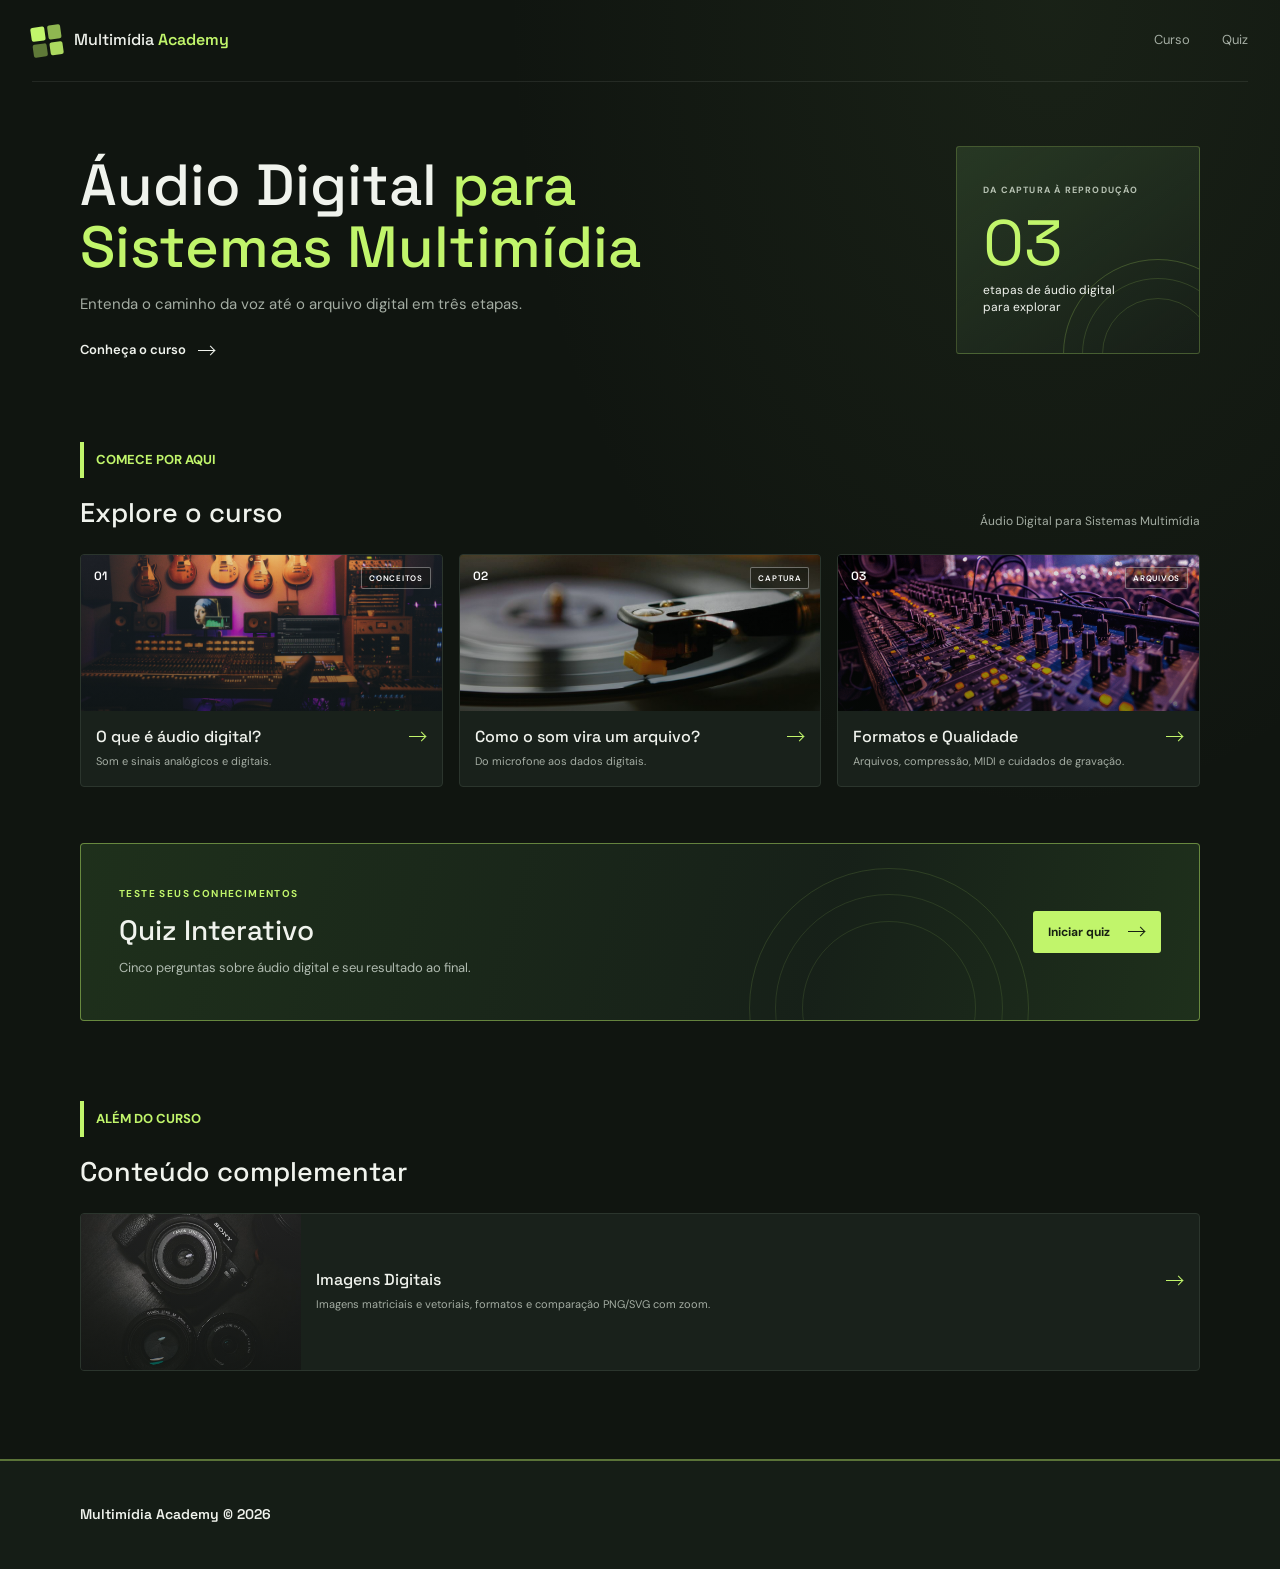
<file: index.html>
<!doctype html>
<html lang="pt-BR">
  <head>
    <meta charset="utf-8">
    <meta name="viewport" content="width=device-width, initial-scale=1">
    <meta name="theme-color" content="#101510">
    <meta name="description" content="Áudio Digital para Sistemas Multimídia em três etapas: conceitos essenciais, digitalização e formatos e qualidade.">
    <title>Áudio Digital para Sistemas Multimídia | Multimídia Academy</title>
    <link rel="preconnect" href="https://fonts.googleapis.com">
    <link rel="preconnect" href="https://fonts.gstatic.com" crossorigin>
    <link href="https://fonts.googleapis.com/css2?family=DM+Sans:wght@400;500;600;700&family=Space+Grotesk:wght@400;500;600;700&display=swap" rel="stylesheet">
    <link rel="stylesheet" href="css/style.css">
    <script src="js/main.js" defer></script>
  </head>
  <body class="home-page">
    <a class="skip-link" href="#main-content">Pular para o conteúdo</a>

    <header class="site-header">
      <a class="brand" href="#top" aria-label="Multimídia Academy, página inicial">
        <span class="brand-mark" aria-hidden="true"><span></span><span></span><span></span><span></span></span>
        <span class="brand-name">Multimídia <strong>Academy</strong></span>
      </a>
      <nav class="main-nav" aria-label="Navegação principal">
        <a href="#trilhas">Curso</a>
        <a href="#quiz">Quiz</a>
      </nav>
    </header>

    <main id="main-content">
      <section class="hero page-width" id="top" aria-labelledby="hero-title">
        <div class="hero-copy">
          <h1 id="hero-title">Áudio Digital <span>para Sistemas Multimídia</span></h1>
          <p class="hero-description">Entenda o caminho da voz até o arquivo digital em três etapas.</p>
          <a class="text-link" href="modules/audio-digital.html">Conheça o curso <span class="link-arrow" aria-hidden="true"></span></a>
        </div>
        <div class="hero-note" aria-label="Três etapas para entender o áudio digital">
          <span class="hero-note-label">DA CAPTURA À REPRODUÇÃO</span>
          <span class="hero-note-number">03</span>
          <span class="hero-note-caption">etapas de áudio digital<br>para explorar</span>
          <span class="hero-note-orbit" aria-hidden="true"></span>
        </div>
      </section>

      <section class="trails-section page-width" id="trilhas" aria-labelledby="trails-title">
        <div class="section-heading">
          <div>
            <p class="eyebrow section-eyebrow">COMECE POR AQUI</p>
            <h2 id="trails-title">Explore o curso</h2>
          </div>
          <p class="section-description">Áudio Digital para Sistemas Multimídia</p>
        </div>

        <div class="trail-grid">
          <a class="trail-card" href="modules/audio-digital.html#fundamentals" aria-label="O que é áudio digital?">
            <span class="trail-image-wrap">
              <img src="assets/images/como-som.jpg" alt="" loading="lazy">
              <span class="trail-number">01</span>
              <span class="trail-tag">CONCEITOS</span>
            </span>
            <span class="trail-card-content">
              <span class="trail-title-row"><span class="trail-title">O que é áudio digital?</span><span class="card-arrow" aria-hidden="true"></span></span>
              <span class="trail-description">Som e sinais analógicos e digitais.</span>
            </span>
          </a>

          <a class="trail-card" href="modules/audio-digital.html#recording-digitization" aria-label="Como o som vira um arquivo?">
            <span class="trail-image-wrap">
              <img src="assets/images/som-arquivo.jpg" alt="" loading="lazy">
              <span class="trail-number">02</span>
              <span class="trail-tag">CAPTURA</span>
            </span>
            <span class="trail-card-content">
              <span class="trail-title-row"><span class="trail-title">Como o som vira um arquivo?</span><span class="card-arrow" aria-hidden="true"></span></span>
              <span class="trail-description">Do microfone aos dados digitais.</span>
            </span>
          </a>

          <a class="trail-card" href="modules/audio-digital.html#formats-compression" aria-label="Formatos e Qualidade">
            <span class="trail-image-wrap">
              <img src="assets/images/som-formatos.jpg" alt="" loading="lazy">
              <span class="trail-number">03</span>
              <span class="trail-tag">ARQUIVOS</span>
            </span>
            <span class="trail-card-content">
              <span class="trail-title-row"><span class="trail-title">Formatos e Qualidade</span><span class="card-arrow" aria-hidden="true"></span></span>
              <span class="trail-description">Arquivos, compressão, MIDI e cuidados de gravação.</span>
            </span>
          </a>

        </div>
      </section>

      <section class="quiz-section page-width" id="quiz" aria-labelledby="quiz-title">
        <div class="quiz-panel">
          <div class="quiz-copy">
            <p class="eyebrow quiz-eyebrow">TESTE SEUS CONHECIMENTOS</p>
            <h2 id="quiz-title">Quiz Interativo</h2>
            <p>Cinco perguntas sobre áudio digital e seu resultado ao final.</p>
          </div>
          <div class="quiz-action">
            <a class="quiz-button" href="quiz.html">
              Iniciar quiz <span class="card-arrow" aria-hidden="true"></span>
            </a>
          </div>
          <span class="quiz-decoration" aria-hidden="true"></span>
        </div>
      </section>

      <section class="trails-section page-width" aria-labelledby="complement-title">
        <div class="section-heading">
          <div>
            <p class="eyebrow section-eyebrow">ALÉM DO CURSO</p>
            <h2 id="complement-title">Conteúdo complementar</h2>
          </div>
        </div>
        <a class="trail-card home-complement-link" href="modules/digital-images.html" aria-label="Abrir módulo de Imagens Digitais">
          <span class="trail-image-wrap">
            <img src="assets/images/imagens-digitais-camera.jpg" alt="" loading="lazy">
          </span>
          <span class="trail-card-content">
            <span class="trail-title-row"><span class="trail-title">Imagens Digitais</span><span class="card-arrow" aria-hidden="true"></span></span>
            <span class="trail-description">Imagens matriciais e vetoriais, formatos e comparação PNG/SVG com zoom.</span>
          </span>
        </a>
      </section>
    </main>

    <footer class="site-footer page-width">
      <a class="footer-brand" href="#top">Multimídia Academy © 2026</a>
    </footer>

    <div class="toast" role="status" aria-live="polite" aria-atomic="true"></div>
  </body>
</html>
</file>
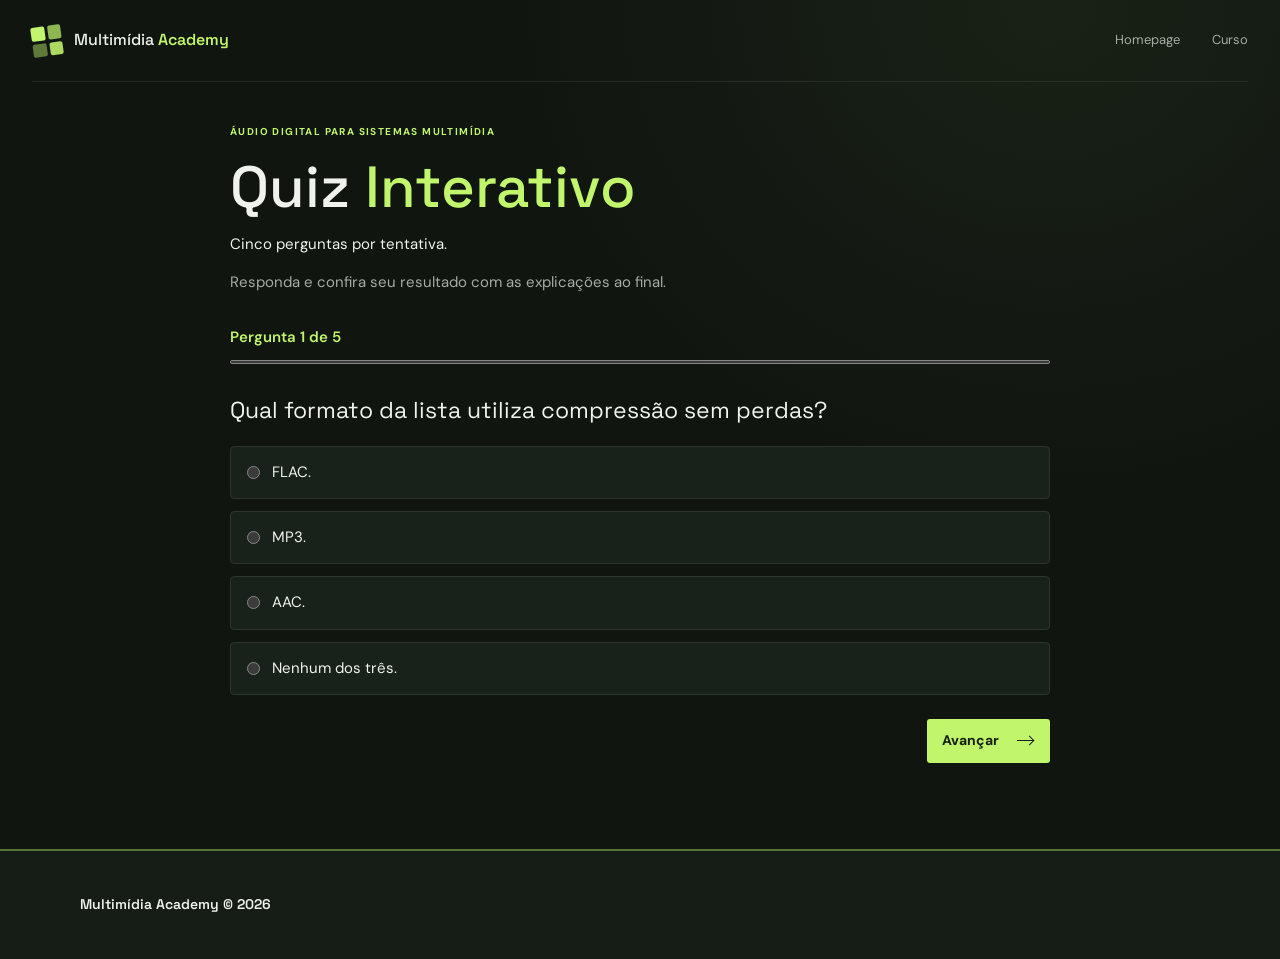
<file: quiz.html>
<!doctype html>
<html lang="pt-BR">
  <head>
    <meta charset="utf-8">
    <meta name="viewport" content="width=device-width, initial-scale=1">
    <meta name="theme-color" content="#101510">
    <meta name="description" content="Teste seus conhecimentos sobre Áudio Digital para Sistemas Multimídia com cinco perguntas sorteadas a cada tentativa.">
    <title>Quiz Interativo | Multimídia Academy</title>
    <link rel="preconnect" href="https://fonts.googleapis.com">
    <link rel="preconnect" href="https://fonts.gstatic.com" crossorigin>
    <link href="https://fonts.googleapis.com/css2?family=DM+Sans:wght@400;500;600;700&family=Space+Grotesk:wght@400;500;600;700&display=swap" rel="stylesheet">
    <link rel="stylesheet" href="css/style.css">
    <link rel="stylesheet" href="css/quiz.css">
    <script src="js/questions.js" defer></script>
    <script src="js/quiz.js" defer></script>
  </head>
  <body>
    <a class="skip-link" href="#main-content">Pular para o conteúdo</a>
    <header class="site-header quiz-header">
      <a class="brand" href="index.html" aria-label="Multimídia Academy, página inicial">
        <span class="brand-mark" aria-hidden="true"><span></span><span></span><span></span><span></span></span>
        <span class="brand-name">Multimídia <strong>Academy</strong></span>
      </a>
      <nav class="main-nav" aria-label="Navegação do quiz">
        <a href="index.html">Homepage</a>
        <a href="modules/audio-digital.html">Curso</a>
      </nav>
    </header>

    <main id="main-content" class="quiz-main page-width" tabindex="-1">
      <div class="quiz-intro">
        <p class="eyebrow">ÁUDIO DIGITAL PARA SISTEMAS MULTIMÍDIA</p>
        <h1>Quiz <span>Interativo</span></h1>
        <p>Cinco perguntas por tentativa.</p> 
        <p>Responda e confira seu resultado com as explicações ao final.</p>
      </div>

      <noscript><p>Ative o JavaScript para responder ao quiz. O <a href="modules/audio-digital.html">conteúdo do curso</a> continua disponível para leitura.</p></noscript>

      <form id="quiz-form" class="quiz-form" hidden>
        <p id="question-progress" class="quiz-progress-label" aria-live="polite"></p>
        <progress id="quiz-progress" max="5" value="0" aria-labelledby="question-progress"></progress>
        <fieldset id="question-fieldset">
          <legend><span id="question-text" tabindex="-1"></span></legend>
          <div id="question-options" class="quiz-options"></div>
        </fieldset>
        <div class="quiz-form-actions">
          <button class="quiz-button" type="submit" id="next-question">Avançar <span class="card-arrow" aria-hidden="true"></span></button>
        </div>
      </form>

      <section id="quiz-results" class="quiz-results" aria-labelledby="results-title" hidden>
        <h2 id="results-title" tabindex="-1">Resultado da tentativa</h2>
        <p id="score-summary" class="quiz-score"></p>
        <button id="restart-quiz" class="quiz-button" type="button">Nova tentativa <span class="card-arrow" aria-hidden="true"></span></button>
        <h3 class="quiz-review-heading">Confira suas respostas</h3>
        <ol id="answer-review" class="quiz-answer-review"></ol>
      </section>
    </main>

    <footer class="site-footer page-width">
      <a class="footer-brand" href="index.html">Multimídia Academy © 2026</a>
    </footer>
  </body>
</html>
</file>
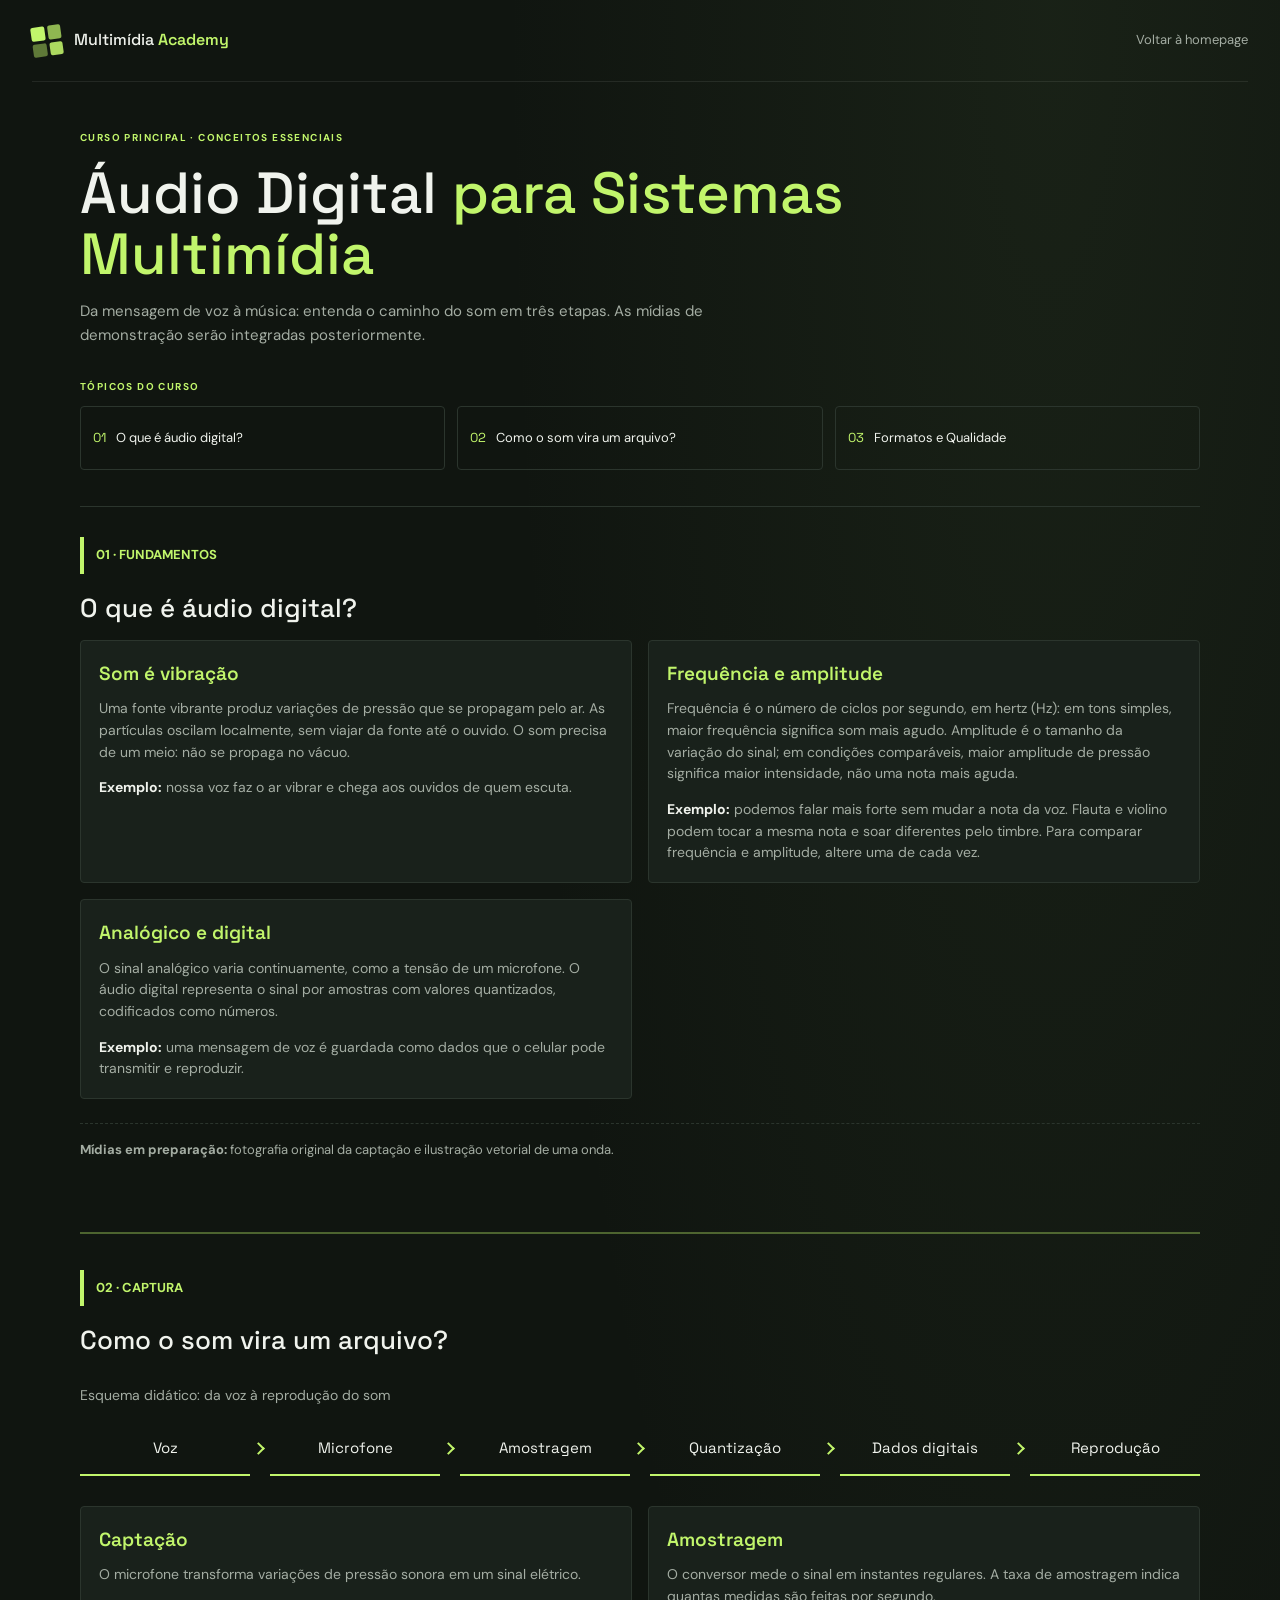
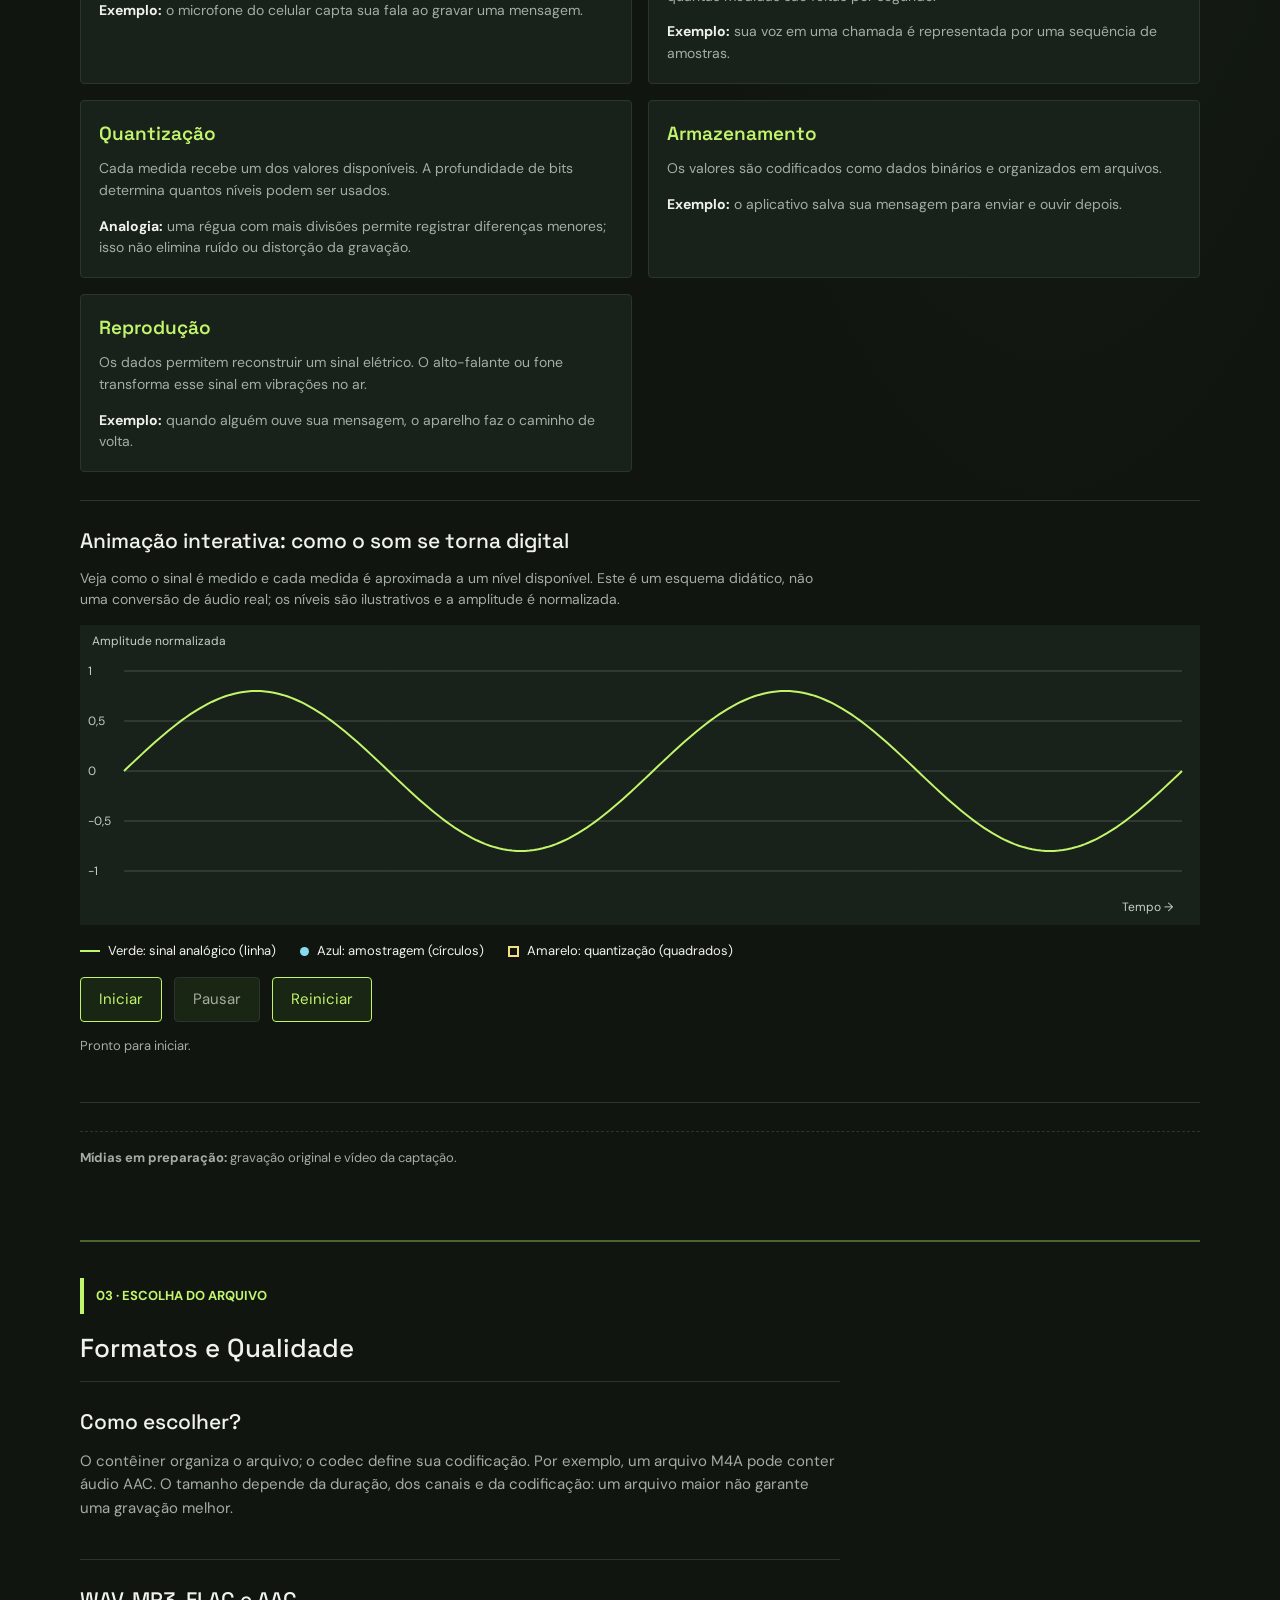
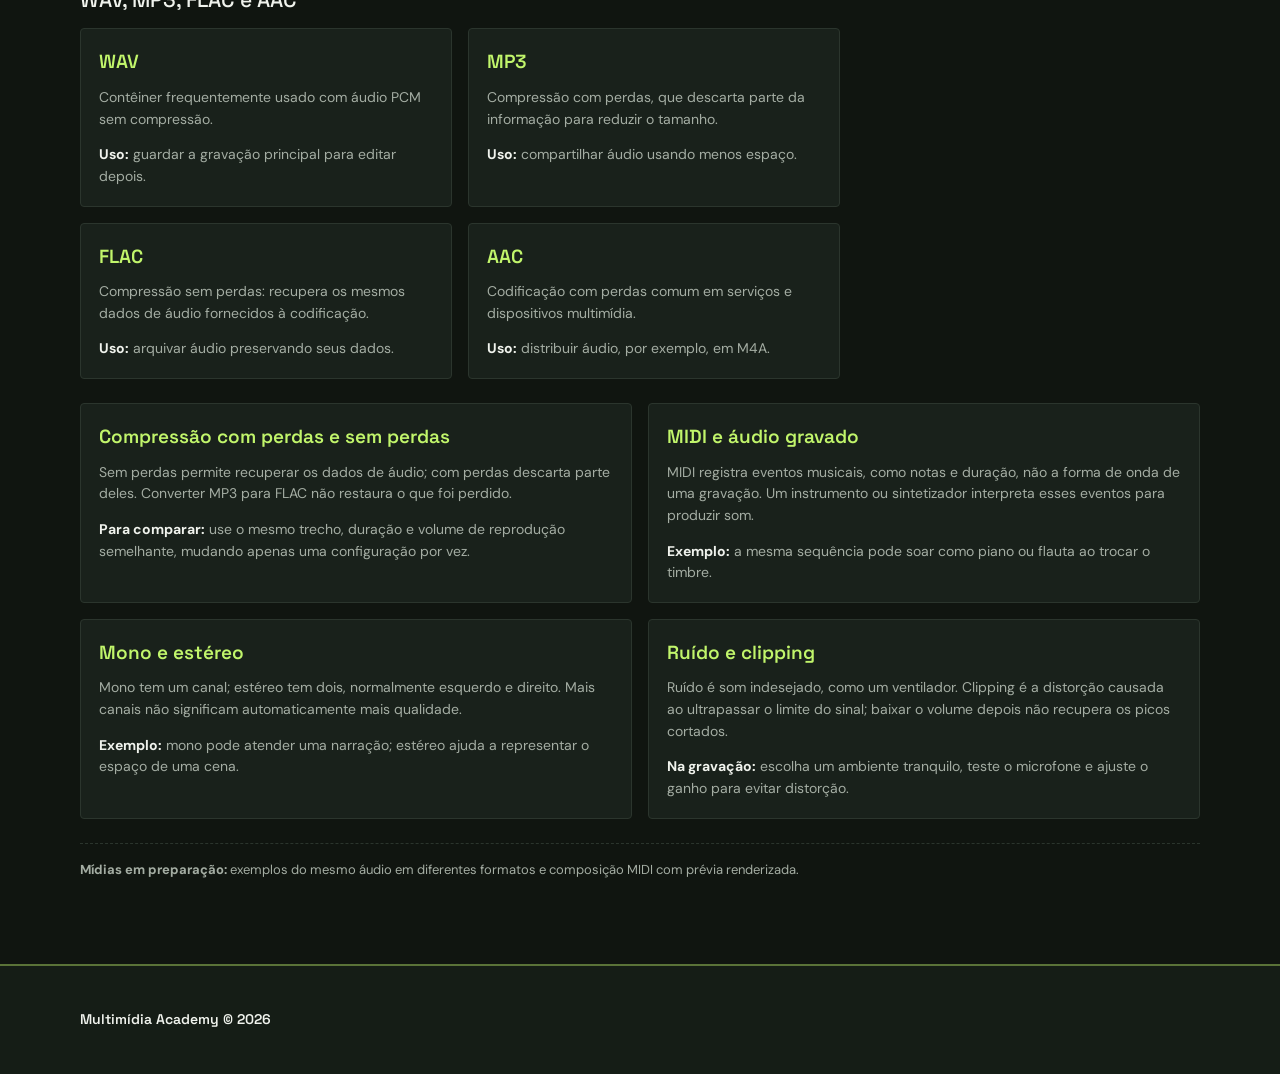
<file: modules/audio-digital.html>
<!doctype html>
<html lang="pt-BR">
  <head>
    <meta charset="utf-8">
    <meta name="viewport" content="width=device-width, initial-scale=1">
    <meta name="theme-color" content="#101510">
    <meta name="description" content="Conheça o áudio digital em três etapas: o que é, como o som vira um arquivo e quais formatos e cuidados de qualidade usamos no cotidiano.">
    <title>Áudio Digital para Sistemas Multimídia | Multimídia Academy</title>
    <link rel="preconnect" href="https://fonts.googleapis.com">
    <link rel="preconnect" href="https://fonts.gstatic.com" crossorigin>
    <link href="https://fonts.googleapis.com/css2?family=DM+Sans:wght@400;500;600;700&family=Space+Grotesk:wght@400;500;600;700&display=swap" rel="stylesheet">
    <link rel="stylesheet" href="../css/style.css">
    <link rel="stylesheet" href="../css/audio-digital.css">
    <script src="../js/audio-digital.js" defer></script>
  </head>
  <body>
    <a class="skip-link" href="#main-content">Pular para o conteúdo</a>

    <header class="site-header audio-header">
      <a class="brand" href="../index.html" aria-label="Multimídia Academy, página inicial">
        <span class="brand-mark" aria-hidden="true"><span></span><span></span><span></span><span></span></span>
        <span class="brand-name">Multimídia <strong>Academy</strong></span>
      </a>
      <nav class="main-nav" aria-label="Navegação do curso">
        <a href="../index.html">Voltar à homepage</a>
      </nav>
    </header>

    <main id="main-content" tabindex="-1">
      <div class="audio-intro page-width">
        <p class="eyebrow">CURSO PRINCIPAL · CONCEITOS ESSENCIAIS</p>
        <h1>Áudio Digital <span>para Sistemas Multimídia</span></h1>
        <p class="audio-introduction">Da mensagem de voz à música: entenda o caminho do som em três etapas. As mídias de demonstração serão integradas posteriormente.</p>
      </div>

      <nav class="audio-index page-width" aria-label="Índice do curso">
        <p class="eyebrow">TÓPICOS DO CURSO</p>
        <ol class="audio-index-list">
          <li><a href="#fundamentals"><span aria-hidden="true">01</span>O que é áudio digital?</a></li>
          <li><a href="#recording-digitization"><span aria-hidden="true">02</span>Como o som vira um arquivo?</a></li>
          <li><a href="#formats-compression"><span aria-hidden="true">03</span>Formatos e Qualidade</a></li>
        </ol>
      </nav>

      <section class="audio-section page-width" aria-labelledby="fundamentals">
        <p class="eyebrow">01 · FUNDAMENTOS</p>
        <h2 id="fundamentals" tabindex="-1">O que é áudio digital?</h2>
        <div class="audio-format-grid">
          <article class="audio-format-card" aria-labelledby="sound-propagation">
            <h3 id="sound-propagation">Som é vibração</h3>
            <p>Uma fonte vibrante produz variações de pressão que se propagam pelo ar. As partículas oscilam localmente, sem viajar da fonte até o ouvido. O som precisa de um meio: não se propaga no vácuo.</p>
            <p><strong>Exemplo:</strong> nossa voz faz o ar vibrar e chega aos ouvidos de quem escuta.</p>
          </article>
          <article class="audio-format-card" aria-labelledby="frequency-amplitude">
            <h3 id="frequency-amplitude">Frequência e amplitude</h3>
            <p>Frequência é o número de ciclos por segundo, em hertz (Hz): em tons simples, maior frequência significa som mais agudo. Amplitude é o tamanho da variação do sinal; em condições comparáveis, maior amplitude de pressão significa maior intensidade, não uma nota mais aguda.</p>
            <p><strong>Exemplo:</strong> podemos falar mais forte sem mudar a nota da voz. Flauta e violino podem tocar a mesma nota e soar diferentes pelo timbre. Para comparar frequência e amplitude, altere uma de cada vez.</p>
          </article>
          <article class="audio-format-card" aria-labelledby="analog-digital-signals">
            <h3 id="analog-digital-signals">Analógico e digital</h3>
            <p>O sinal analógico varia continuamente, como a tensão de um microfone. O áudio digital representa o sinal por amostras com valores quantizados, codificados como números.</p>
            <p><strong>Exemplo:</strong> uma mensagem de voz é guardada como dados que o celular pode transmitir e reproduzir.</p>
          </article>
        </div>
        <aside class="audio-media-slot" aria-label="Mídias planejadas para os fundamentos">
          <p><strong>Mídias em preparação:</strong> fotografia original da captação e ilustração vetorial de uma onda.</p>
        </aside>
      </section>

      <section class="audio-section page-width" aria-labelledby="recording-digitization">
        <p class="eyebrow">02 · CAPTURA</p>
        <h2 id="recording-digitization" tabindex="-1">Como o som vira um arquivo?</h2>

        <figure class="audio-recording-flow">
          <figcaption>Esquema didático: da voz à reprodução do som</figcaption>
          <ol class="audio-recording-steps">
            <li>Voz</li>
            <li>Microfone</li>
            <li>Amostragem</li>
            <li>Quantização</li>
            <li>Dados digitais</li>
            <li>Reprodução</li>
          </ol>
        </figure>

        <div class="audio-format-grid">
        <article class="audio-format-card" aria-labelledby="sound-capture">
          <h3 id="sound-capture">Captação</h3>
          <p>O microfone transforma variações de pressão sonora em um sinal elétrico.</p>
          <p><strong>Exemplo:</strong> o microfone do celular capta sua fala ao gravar uma mensagem.</p>
        </article>

        <article class="audio-format-card" aria-labelledby="audio-sampling" data-digitization-stage="sampling">
          <h3 id="audio-sampling">Amostragem</h3>
          <p>O conversor mede o sinal em instantes regulares. A taxa de amostragem indica quantas medidas são feitas por segundo.</p>
          <p><strong>Exemplo:</strong> sua voz em uma chamada é representada por uma sequência de amostras.</p>
        </article>

        <article class="audio-format-card" aria-labelledby="audio-quantization" data-digitization-stage="quantization">
          <h3 id="audio-quantization">Quantização</h3>
          <p>Cada medida recebe um dos valores disponíveis. A profundidade de bits determina quantos níveis podem ser usados.</p>
          <p><strong>Analogia:</strong> uma régua com mais divisões permite registrar diferenças menores; isso não elimina ruído ou distorção da gravação.</p>
        </article>

        <article class="audio-format-card" aria-labelledby="audio-storage">
          <h3 id="audio-storage">Armazenamento</h3>
          <p>Os valores são codificados como dados binários e organizados em arquivos.</p>
          <p><strong>Exemplo:</strong> o aplicativo salva sua mensagem para enviar e ouvir depois.</p>
        </article>

        <article class="audio-format-card" aria-labelledby="audio-playback">
          <h3 id="audio-playback">Reprodução</h3>
          <p>Os dados permitem reconstruir um sinal elétrico. O alto-falante ou fone transforma esse sinal em vibrações no ar.</p>
          <p><strong>Exemplo:</strong> quando alguém ouve sua mensagem, o aparelho faz o caminho de volta.</p>
        </article>
        </div>
        
        <figure class="audio-digitization" aria-labelledby="digitization-title">
          <figcaption>
            <h3 id="digitization-title">Animação interativa: como o som se torna digital</h3>
            <p id="digitization-description">Veja como o sinal é medido e cada medida é aproximada a um nível disponível. Este é um esquema didático, não uma conversão de áudio real; os níveis são ilustrativos e a amplitude é normalizada.</p>
          </figcaption>
          <div id="digitization-visual" hidden>
            <canvas id="digitization-canvas" width="720" height="300" role="img" aria-label="Sinal analógico com pontos de amostragem e níveis de quantização" aria-describedby="digitization-description digitization-legend">O sinal é medido em instantes regulares e cada medida é aproximada a um dos níveis disponíveis.</canvas>
            <ul id="digitization-legend" class="audio-signal-legend" aria-label="Legenda do esquema">
              <li><span class="audio-signal-line" aria-hidden="true"></span>Verde: sinal analógico (linha)</li>
              <li><span class="audio-signal-sample" aria-hidden="true"></span>Azul: amostragem (círculos)</li>
              <li><span class="audio-signal-level" aria-hidden="true"></span>Amarelo: quantização (quadrados)</li>
            </ul>
          </div>
          <div id="digitization-controls" class="audio-animation-controls" hidden>
            <button type="button" id="digitization-start">Iniciar</button>
            <button type="button" id="digitization-pause" disabled>Pausar</button>
            <button type="button" id="digitization-reset">Reiniciar</button>
          </div>
          <p id="digitization-status" class="audio-animation-status" role="status" aria-live="polite"></p>
          <noscript><p>A descrição do esquema e os cards abaixo explicam as etapas sem JavaScript.</p></noscript>
        </figure>

        <aside class="audio-media-slot" aria-label="Mídias planejadas para a digitalização">
          <p><strong>Mídias em preparação:</strong> gravação original e vídeo da captação.</p>
        </aside>
      </section>

      <section class="audio-section page-width" aria-labelledby="formats-compression">
        <p class="eyebrow">03 · ESCOLHA DO ARQUIVO</p>
        <h2 id="formats-compression" tabindex="-1">Formatos e Qualidade</h2>

        <section class="audio-topic" aria-labelledby="format-codec">
          <h3 id="format-codec">Como escolher?</h3>
          <p>O contêiner organiza o arquivo; o codec define sua codificação. Por exemplo, um arquivo M4A pode conter áudio AAC. O tamanho depende da duração, dos canais e da codificação: um arquivo maior não garante uma gravação melhor.</p>
        </section>

        <section class="audio-topic" aria-labelledby="common-audio-formats">
          <h3 id="common-audio-formats">WAV, MP3, FLAC e AAC</h3>
          <div class="audio-format-grid">
            <article class="audio-format-card" aria-labelledby="wav-format">
              <h4 id="wav-format">WAV</h4>
              <p>Contêiner frequentemente usado com áudio PCM sem compressão.</p>
              <p><strong>Uso:</strong> guardar a gravação principal para editar depois.</p>
            </article>
            <article class="audio-format-card" aria-labelledby="mp3-format">
              <h4 id="mp3-format">MP3</h4>
              <p>Compressão com perdas, que descarta parte da informação para reduzir o tamanho.</p>
              <p><strong>Uso:</strong> compartilhar áudio usando menos espaço.</p>
            </article>
            <article class="audio-format-card" aria-labelledby="flac-format">
              <h4 id="flac-format">FLAC</h4>
              <p>Compressão sem perdas: recupera os mesmos dados de áudio fornecidos à codificação.</p>
              <p><strong>Uso:</strong> arquivar áudio preservando seus dados.</p>
            </article>
            <article class="audio-format-card" aria-labelledby="aac-format">
              <h4 id="aac-format">AAC</h4>
              <p>Codificação com perdas comum em serviços e dispositivos multimídia.</p>
              <p><strong>Uso:</strong> distribuir áudio, por exemplo, em M4A.</p>
            </article>
          </div>
        </section>

        <div class="audio-format-grid">
        <article class="audio-format-card" aria-labelledby="lossy-lossless">
          <h3 id="lossy-lossless">Compressão com perdas e sem perdas</h3>
          <p>Sem perdas permite recuperar os dados de áudio; com perdas descarta parte deles. Converter MP3 para FLAC não restaura o que foi perdido.</p>
          <p><strong>Para comparar:</strong> use o mesmo trecho, duração e volume de reprodução semelhante, mudando apenas uma configuração por vez.</p>
        </article>
        <article class="audio-format-card" aria-labelledby="midi-events">
          <h3 id="midi-events">MIDI e áudio gravado</h3>
          <p>MIDI registra eventos musicais, como notas e duração, não a forma de onda de uma gravação. Um instrumento ou sintetizador interpreta esses eventos para produzir som.</p>
          <p><strong>Exemplo:</strong> a mesma sequência pode soar como piano ou flauta ao trocar o timbre.</p>
        </article>
        <article class="audio-format-card" aria-labelledby="mono-stereo">
          <h3 id="mono-stereo">Mono e estéreo</h3>
          <p>Mono tem um canal; estéreo tem dois, normalmente esquerdo e direito. Mais canais não significam automaticamente mais qualidade.</p>
          <p><strong>Exemplo:</strong> mono pode atender uma narração; estéreo ajuda a representar o espaço de uma cena.</p>
        </article>
        <article class="audio-format-card" aria-labelledby="noise-clipping">
          <h3 id="noise-clipping">Ruído e clipping</h3>
          <p>Ruído é som indesejado, como um ventilador. Clipping é a distorção causada ao ultrapassar o limite do sinal; baixar o volume depois não recupera os picos cortados.</p>
          <p><strong>Na gravação:</strong> escolha um ambiente tranquilo, teste o microfone e ajuste o ganho para evitar distorção.</p>
        </article>
        </div>
        <aside class="audio-media-slot" aria-label="Mídias planejadas para formatos e qualidade">
          <p><strong>Mídias em preparação:</strong> exemplos do mesmo áudio em diferentes formatos e composição MIDI com prévia renderizada.</p>
        </aside>
      </section>
    </main>

    <footer class="site-footer page-width">
      <a class="footer-brand" href="../index.html">Multimídia Academy © 2026</a>
    </footer>
  </body>
</html>
</file>
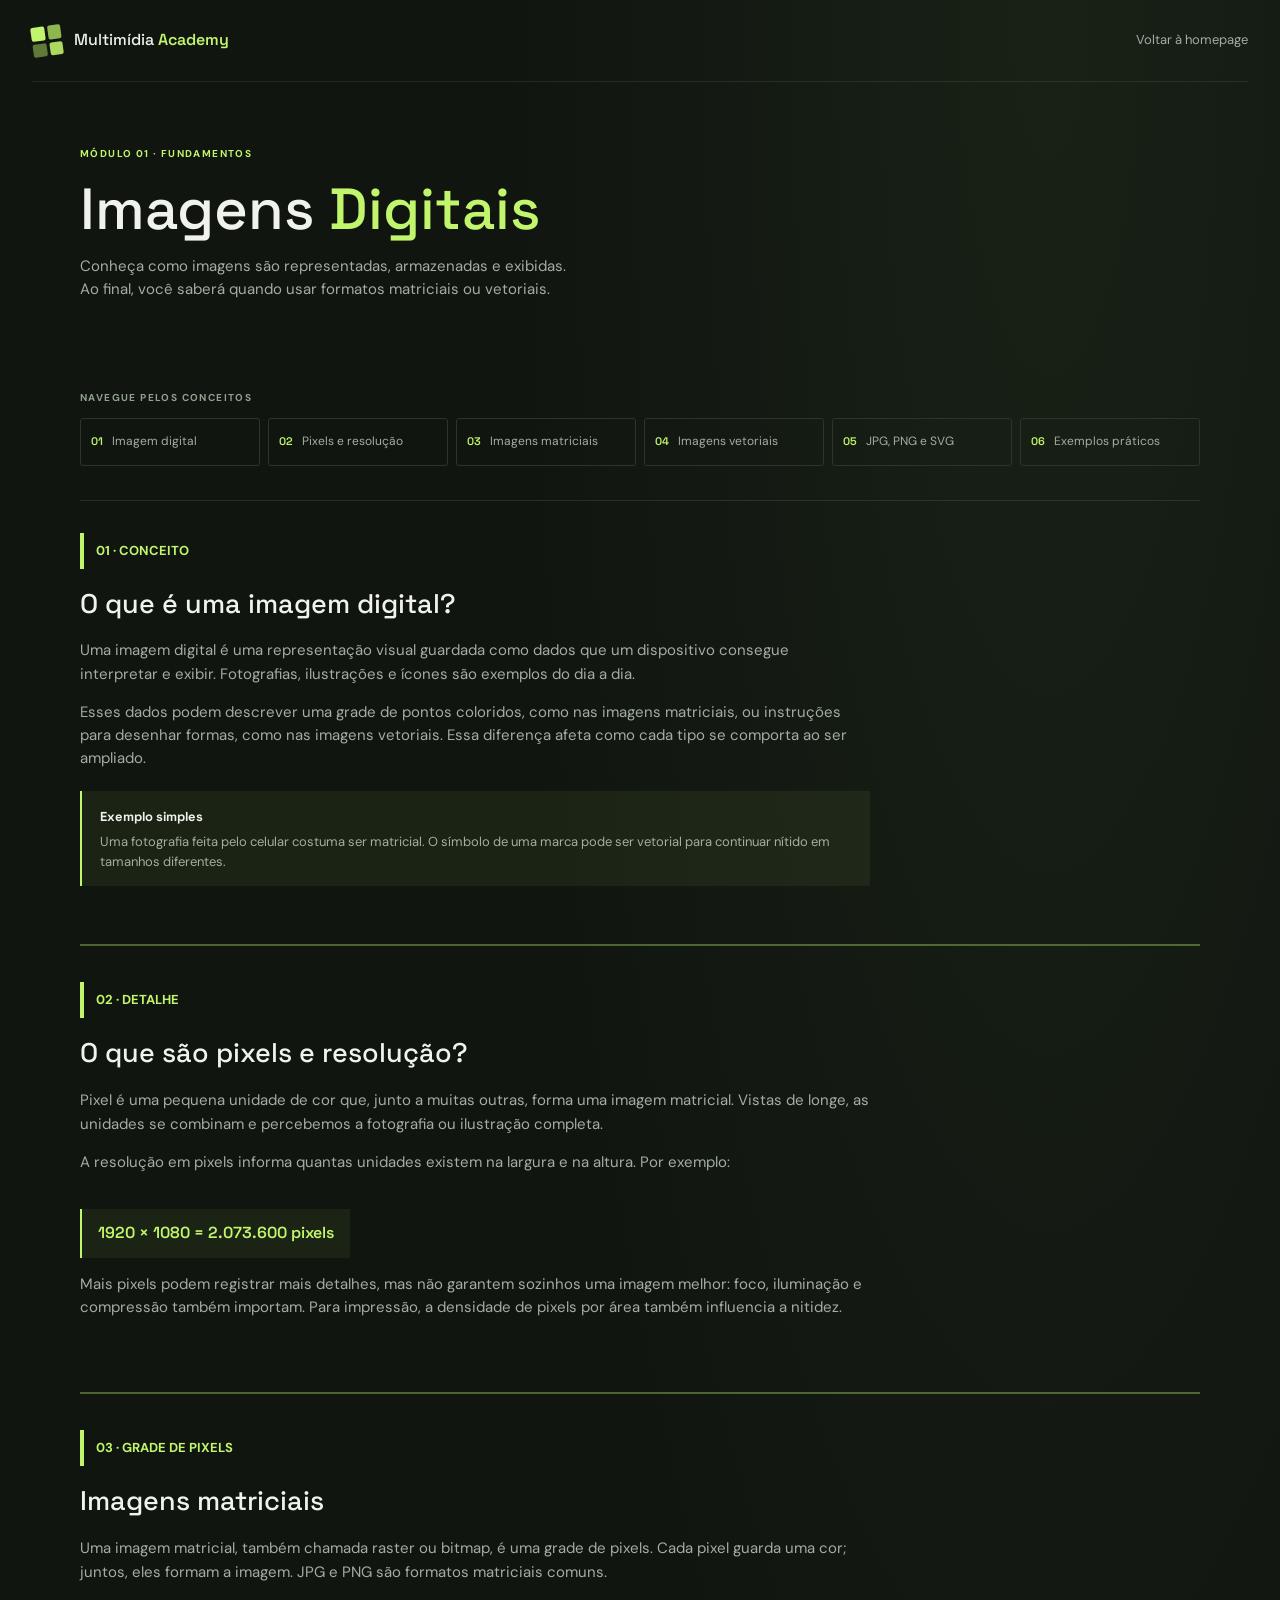
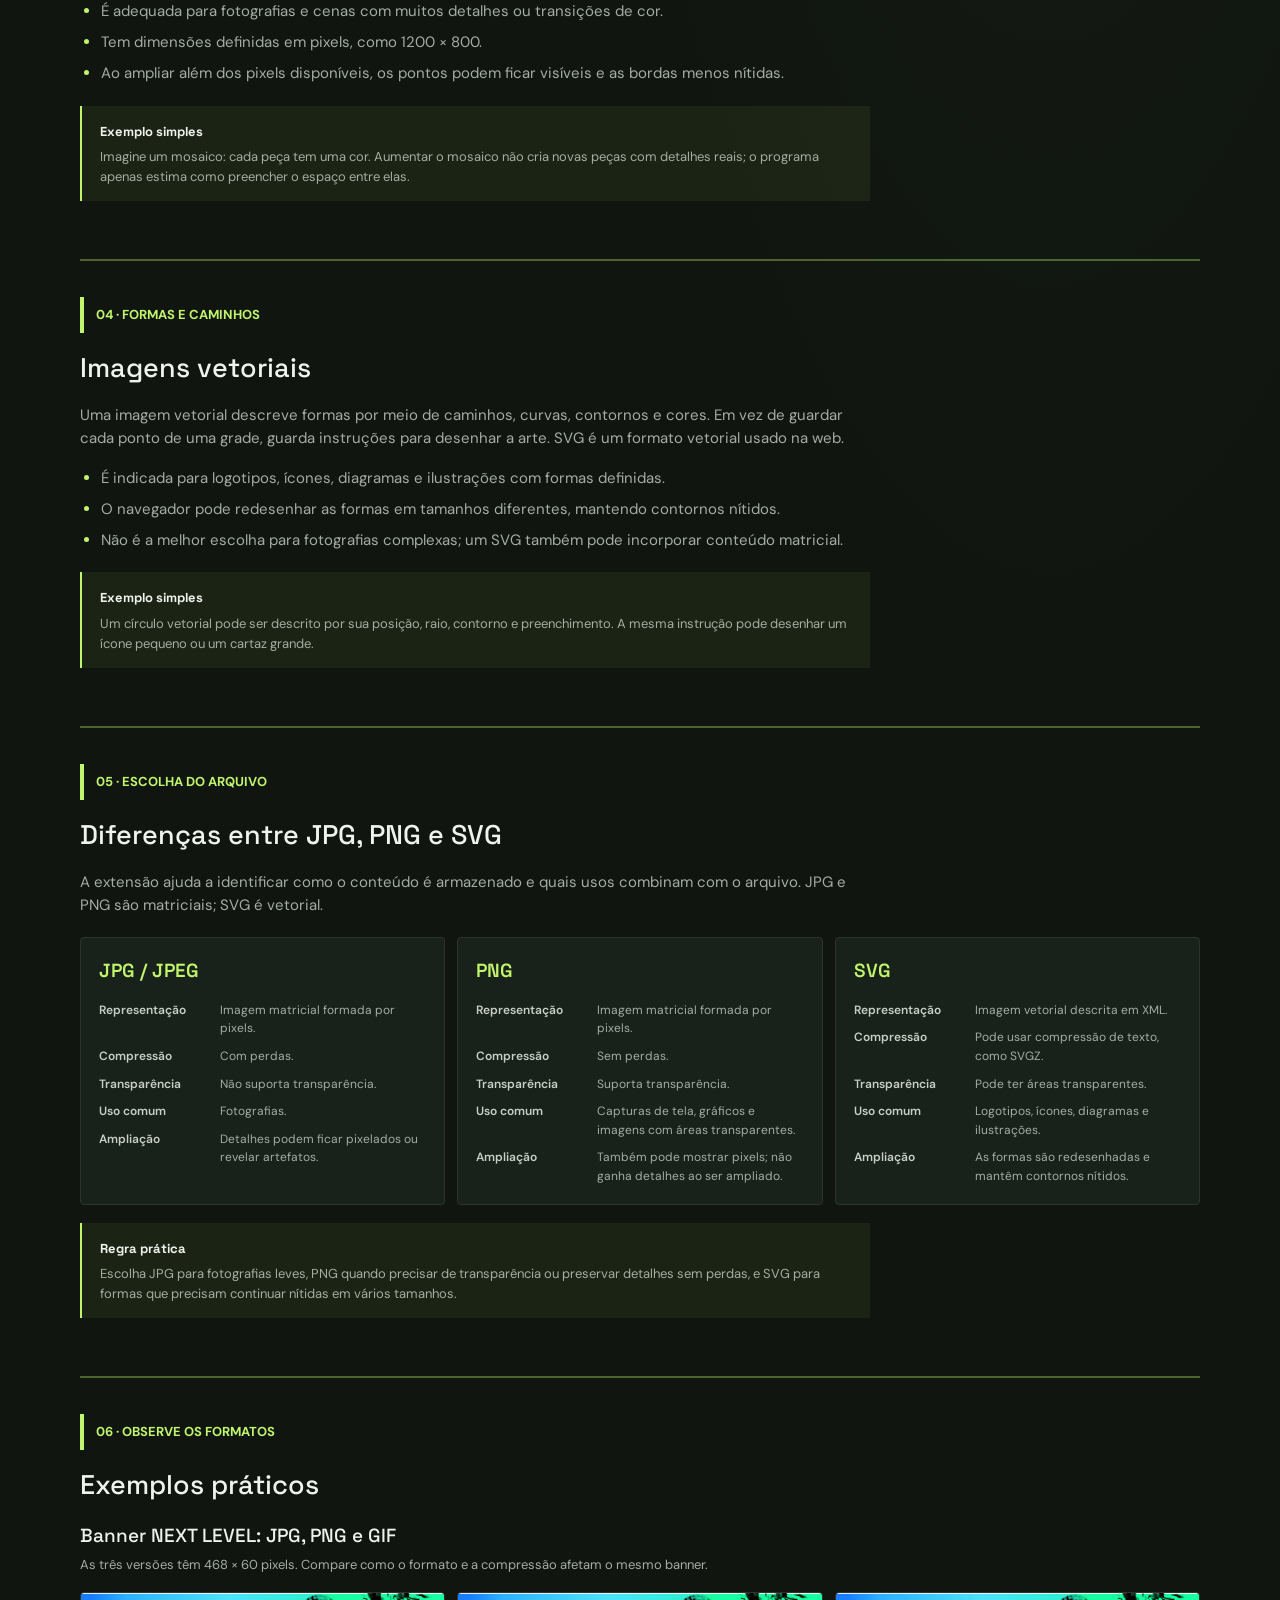
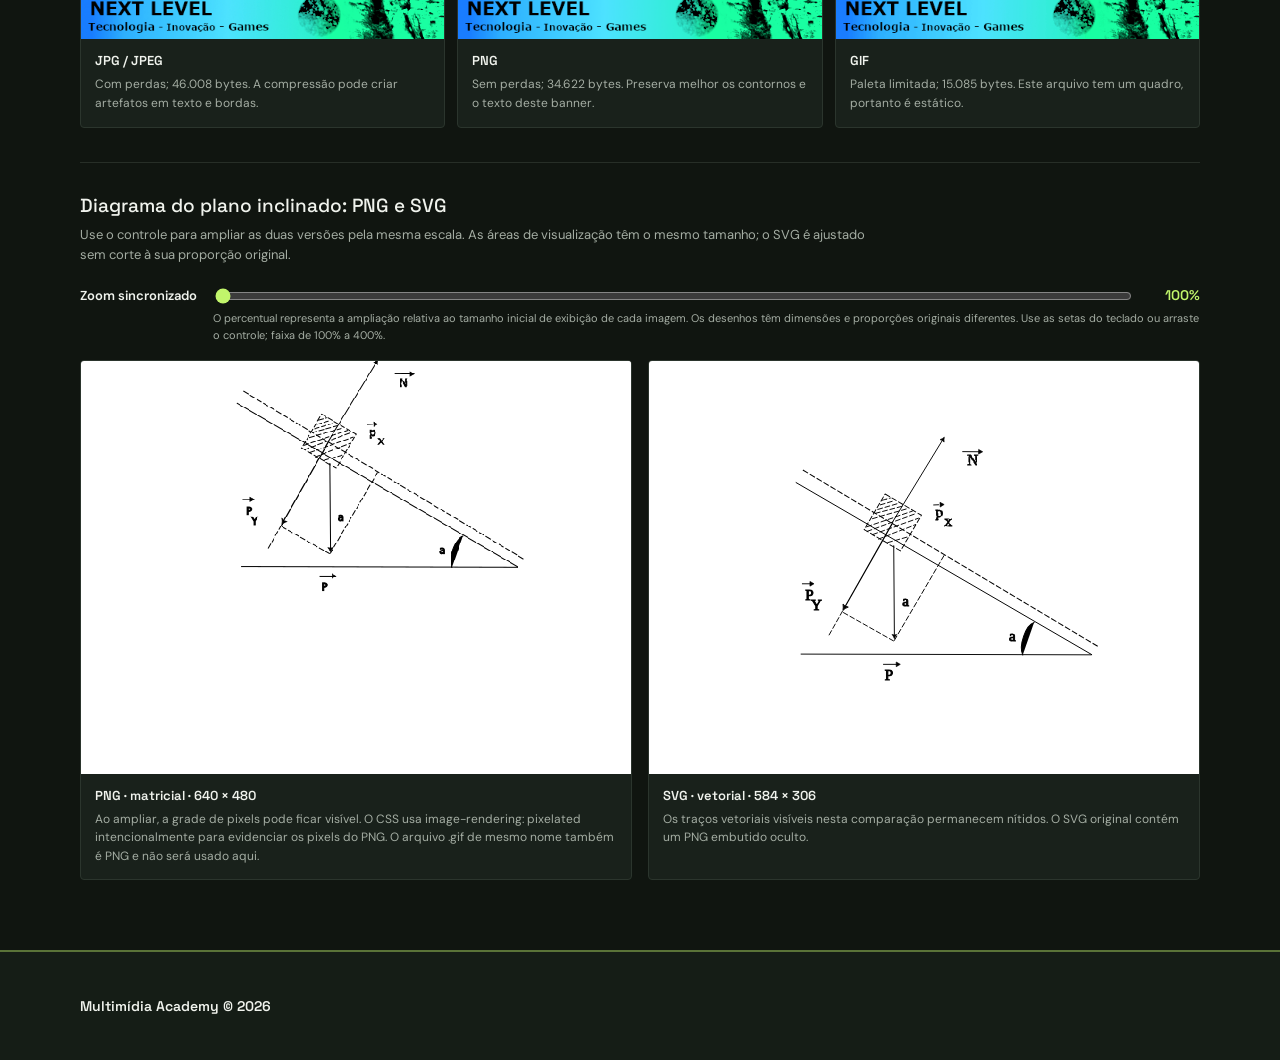
<file: modules/digital-images.html>
<!doctype html>
<html lang="pt-BR">
  <head>
    <meta charset="utf-8">
    <meta name="viewport" content="width=device-width, initial-scale=1">
    <meta name="theme-color" content="#101510">
    <meta name="description" content="Aprenda os fundamentos das imagens digitais, pixels, resolução e formatos JPG, PNG e SVG.">
    <title>Imagens Digitais | Multimídia Academy</title>
    <link rel="preconnect" href="https://fonts.googleapis.com">
    <link rel="preconnect" href="https://fonts.gstatic.com" crossorigin>
    <link href="https://fonts.googleapis.com/css2?family=DM+Sans:wght@400;500;600;700&family=Space+Grotesk:wght@400;500;600;700&display=swap" rel="stylesheet">
    <link rel="stylesheet" href="../css/style.css">
    <link rel="stylesheet" href="../css/digital-images.css">
    <script src="../js/digital-images.js" defer></script>
  </head>
  <body>
    <a class="skip-link" href="#main-content">Pular para o conteúdo</a>

    <header class="site-header">
      <a class="brand" href="../index.html" aria-label="Multimídia Academy, página inicial">
        <span class="brand-mark" aria-hidden="true"><span></span><span></span><span></span><span></span></span>
        <span class="brand-name">Multimídia <strong>Academy</strong></span>
      </a>
      <nav class="main-nav" aria-label="Navegação do módulo">
        <a href="../index.html">Voltar à homepage</a>
      </nav>
    </header>

    <main id="main-content">
      <section class="hero page-width module-hero" aria-labelledby="module-title">
        <div class="hero-copy">
          <p class="eyebrow">MÓDULO 01 · FUNDAMENTOS</p>
          <h1 id="module-title">Imagens <span>Digitais</span></h1>
          <p class="hero-description">Conheça como imagens são representadas, armazenadas e exibidas. Ao final, você saberá quando usar formatos matriciais ou vetoriais.</p>
        </div>
      </section>

      <nav class="module-index page-width" aria-label="Índice do módulo">
        <p class="eyebrow module-index-label">NAVEGUE PELOS CONCEITOS</p>
        <ol class="module-index-list">
          <li><a href="#digital-image"><span class="module-index-number">01</span>Imagem digital</a></li>
          <li><a href="#pixels-resolution"><span class="module-index-number">02</span>Pixels e resolução</a></li>
          <li><a href="#raster-images"><span class="module-index-number">03</span>Imagens matriciais</a></li>
          <li><a href="#vector-images"><span class="module-index-number">04</span>Imagens vetoriais</a></li>
          <li><a href="#image-formats"><span class="module-index-number">05</span>JPG, PNG e SVG</a></li>
          <li><a href="#practical-examples"><span class="module-index-number">06</span>Exemplos práticos</a></li>
        </ol>
      </nav>

      <div class="module-content">
        <section class="module-section page-width" aria-labelledby="digital-image">
          <div class="module-section-heading">
            <p class="eyebrow">01 · CONCEITO</p>
            <h2 id="digital-image" tabindex="-1">O que é uma imagem digital?</h2>
          </div>
          <p>Uma imagem digital é uma representação visual guardada como dados que um dispositivo consegue interpretar e exibir. Fotografias, ilustrações e ícones são exemplos do dia a dia.</p>
          <p>Esses dados podem descrever uma grade de pontos coloridos, como nas imagens matriciais, ou instruções para desenhar formas, como nas imagens vetoriais. Essa diferença afeta como cada tipo se comporta ao ser ampliado.</p>
          <aside class="module-example">
            <strong>Exemplo simples</strong>
            <p>Uma fotografia feita pelo celular costuma ser matricial. O símbolo de uma marca pode ser vetorial para continuar nítido em tamanhos diferentes.</p>
          </aside>
        </section>

        <section class="module-section page-width" aria-labelledby="pixels-resolution">
          <div class="module-section-heading">
            <p class="eyebrow">02 · DETALHE</p>
            <h2 id="pixels-resolution" tabindex="-1">O que são pixels e resolução?</h2>
          </div>
          <p>Pixel é uma pequena unidade de cor que, junto a muitas outras, forma uma imagem matricial. Vistas de longe, as unidades se combinam e percebemos a fotografia ou ilustração completa.</p>
          <p>A resolução em pixels informa quantas unidades existem na largura e na altura. Por exemplo:</p>
          <p class="module-example module-resolution-example"><code>1920 × 1080 = 2.073.600 pixels</code></p>
          <p>Mais pixels podem registrar mais detalhes, mas não garantem sozinhos uma imagem melhor: foco, iluminação e compressão também importam. Para impressão, a densidade de pixels por área também influencia a nitidez.</p>
        </section>

        <section class="module-section page-width" aria-labelledby="raster-images">
          <div class="module-section-heading">
            <p class="eyebrow">03 · GRADE DE PIXELS</p>
            <h2 id="raster-images" tabindex="-1">Imagens matriciais</h2>
          </div>
          <p>Uma imagem matricial, também chamada raster ou bitmap, é uma grade de pixels. Cada pixel guarda uma cor; juntos, eles formam a imagem. JPG e PNG são formatos matriciais comuns.</p>
          <ul class="module-points">
            <li>É adequada para fotografias e cenas com muitos detalhes ou transições de cor.</li>
            <li>Tem dimensões definidas em pixels, como 1200 × 800.</li>
            <li>Ao ampliar além dos pixels disponíveis, os pontos podem ficar visíveis e as bordas menos nítidas.</li>
          </ul>
          <aside class="module-example">
            <strong>Exemplo simples</strong>
            <p>Imagine um mosaico: cada peça tem uma cor. Aumentar o mosaico não cria novas peças com detalhes reais; o programa apenas estima como preencher o espaço entre elas.</p>
          </aside>
        </section>

        <section class="module-section page-width" aria-labelledby="vector-images">
          <div class="module-section-heading">
            <p class="eyebrow">04 · FORMAS E CAMINHOS</p>
            <h2 id="vector-images" tabindex="-1">Imagens vetoriais</h2>
          </div>
          <p>Uma imagem vetorial descreve formas por meio de caminhos, curvas, contornos e cores. Em vez de guardar cada ponto de uma grade, guarda instruções para desenhar a arte. SVG é um formato vetorial usado na web.</p>
          <ul class="module-points">
            <li>É indicada para logotipos, ícones, diagramas e ilustrações com formas definidas.</li>
            <li>O navegador pode redesenhar as formas em tamanhos diferentes, mantendo contornos nítidos.</li>
            <li>Não é a melhor escolha para fotografias complexas; um SVG também pode incorporar conteúdo matricial.</li>
          </ul>
          <aside class="module-example">
            <strong>Exemplo simples</strong>
            <p>Um círculo vetorial pode ser descrito por sua posição, raio, contorno e preenchimento. A mesma instrução pode desenhar um ícone pequeno ou um cartaz grande.</p>
          </aside>
        </section>

        <section class="module-section page-width" aria-labelledby="image-formats">
          <div class="module-section-heading">
            <p class="eyebrow">05 · ESCOLHA DO ARQUIVO</p>
            <h2 id="image-formats" tabindex="-1">Diferenças entre JPG, PNG e SVG</h2>
          </div>
          <p>A extensão ajuda a identificar como o conteúdo é armazenado e quais usos combinam com o arquivo. JPG e PNG são matriciais; SVG é vetorial.</p>

          <div class="module-format-grid">
            <article class="module-format-card" aria-labelledby="jpg-title">
              <h3 id="jpg-title">JPG / JPEG</h3>
              <dl class="module-format-details">
                <dt>Representação</dt><dd>Imagem matricial formada por pixels.</dd>
                <dt>Compressão</dt><dd>Com perdas.</dd>
                <dt>Transparência</dt><dd>Não suporta transparência.</dd>
                <dt>Uso comum</dt><dd>Fotografias.</dd>
                <dt>Ampliação</dt><dd>Detalhes podem ficar pixelados ou revelar artefatos.</dd>
              </dl>
            </article>

            <article class="module-format-card" aria-labelledby="png-title">
              <h3 id="png-title">PNG</h3>
              <dl class="module-format-details">
                <dt>Representação</dt><dd>Imagem matricial formada por pixels.</dd>
                <dt>Compressão</dt><dd>Sem perdas.</dd>
                <dt>Transparência</dt><dd>Suporta transparência.</dd>
                <dt>Uso comum</dt><dd>Capturas de tela, gráficos e imagens com áreas transparentes.</dd>
                <dt>Ampliação</dt><dd>Também pode mostrar pixels; não ganha detalhes ao ser ampliado.</dd>
              </dl>
            </article>

            <article class="module-format-card" aria-labelledby="svg-title">
              <h3 id="svg-title">SVG</h3>
              <dl class="module-format-details">
                <dt>Representação</dt><dd>Imagem vetorial descrita em XML.</dd>
                <dt>Compressão</dt><dd>Pode usar compressão de texto, como SVGZ.</dd>
                <dt>Transparência</dt><dd>Pode ter áreas transparentes.</dd>
                <dt>Uso comum</dt><dd>Logotipos, ícones, diagramas e ilustrações.</dd>
                <dt>Ampliação</dt><dd>As formas são redesenhadas e mantêm contornos nítidos.</dd>
              </dl>
            </article>
          </div>

          <aside class="module-example module-format-tip">
            <strong>Regra prática</strong>
            <p>Escolha JPG para fotografias leves, PNG quando precisar de transparência ou preservar detalhes sem perdas, e SVG para formas que precisam continuar nítidas em vários tamanhos.</p>
          </aside>
        </section>

        <section class="module-section page-width module-practical-examples" aria-labelledby="practical-examples">
          <div class="module-section-heading">
            <p class="eyebrow">06 · OBSERVE OS FORMATOS</p>
            <h2 id="practical-examples" tabindex="-1">Exemplos práticos</h2>
          </div>

          <section class="module-example-group" aria-labelledby="banner-examples-title">
            <div class="module-example-heading">
              <h3 id="banner-examples-title">Banner NEXT LEVEL: JPG, PNG e GIF</h3>
              <p>As três versões têm 468 × 60 pixels. Compare como o formato e a compressão afetam o mesmo banner.</p>
            </div>
            <div class="module-banner-grid">
              <figure class="module-banner-card">
                <div class="module-banner-preview">
                  <img src="../assets/images/raster/banner_sistemas.jpg" width="468" height="60" alt="Banner NEXT LEVEL em JPEG" loading="lazy" decoding="async">
                </div>
                <figcaption>
                  <strong>JPG / JPEG</strong>
                  <span>Com perdas; 46.008 bytes. A compressão pode criar artefatos em texto e bordas.</span>
                </figcaption>
              </figure>
              <figure class="module-banner-card">
                <div class="module-banner-preview">
                  <img src="../assets/images/raster/banner_sistemas.png" width="468" height="60" alt="Banner NEXT LEVEL em PNG" loading="lazy" decoding="async">
                </div>
                <figcaption>
                  <strong>PNG</strong>
                  <span>Sem perdas; 34.622 bytes. Preserva melhor os contornos e o texto deste banner.</span>
                </figcaption>
              </figure>
              <figure class="module-banner-card">
                <div class="module-banner-preview">
                  <img src="../assets/images/raster/banner_sistemas.gif" width="468" height="60" alt="Banner NEXT LEVEL em GIF" loading="lazy" decoding="async">
                </div>
                <figcaption>
                  <strong>GIF</strong>
                  <span>Paleta limitada; 15.085 bytes. Este arquivo tem um quadro, portanto é estático.</span>
                </figcaption>
              </figure>
            </div>
          </section>

          <section class="module-example-group" aria-labelledby="diagram-comparison-title">
            <div class="module-example-heading">
              <h3 id="diagram-comparison-title">Diagrama do plano inclinado: PNG e SVG</h3>
              <p>Use o controle para ampliar as duas versões pela mesma escala. As áreas de visualização têm o mesmo tamanho; o SVG é ajustado sem corte à sua proporção original.</p>
            </div>

            <div class="module-zoom-controls">
              <label for="comparison-zoom">Zoom sincronizado</label>
              <input id="comparison-zoom" type="range" min="1" max="4" step="0.25" value="1" aria-describedby="comparison-zoom-help">
              <output id="comparison-zoom-value" for="comparison-zoom" aria-live="polite">100%</output>
              <p id="comparison-zoom-help">O percentual representa a ampliação relativa ao tamanho inicial de exibição de cada imagem. Os desenhos têm dimensões e proporções originais diferentes. Use as setas do teclado ou arraste o controle; faixa de 100% a 400%.</p>
            </div>

            <div class="module-comparison-grid">
              <figure class="module-comparison-card">
                <div class="module-comparison-viewport">
                  <div class="module-comparison-stage" data-zoom-image>
                    <img class="module-comparison-image module-comparison-raster" src="../assets/images/raster/atividade-sistemas-multi.png" width="640" height="480" alt="Diagrama do plano inclinado em PNG matricial, com linhas e anotações" loading="lazy" decoding="async">
                  </div>
                </div>
                <figcaption>
                  <strong>PNG · matricial · 640 × 480</strong>
                  <span>Ao ampliar, a grade de pixels pode ficar visível. O CSS usa image-rendering: pixelated intencionalmente para evidenciar os pixels do PNG. O arquivo .gif de mesmo nome também é PNG e não será usado aqui.</span>
                </figcaption>
              </figure>
              <figure class="module-comparison-card">
                <div class="module-comparison-viewport">
                  <div class="module-comparison-stage" data-zoom-image>
                    <img class="module-comparison-image module-comparison-vector" src="../assets/images/vector/atividade-sistemas-multimidias.svg" width="584" height="306" alt="Diagrama do plano inclinado em SVG vetorial, com formas e anotações" loading="lazy" decoding="async">
                  </div>
                </div>
                <figcaption>
                  <strong>SVG · vetorial · 584 × 306</strong>
                  <span>Os traços vetoriais visíveis nesta comparação permanecem nítidos. O SVG original contém um PNG embutido oculto.</span>
                </figcaption>
              </figure>
            </div>
          </section>
        </section>
      </div>
    </main>

    <footer class="site-footer page-width">
      <a class="footer-brand" href="../index.html">Multimídia Academy © 2026</a>
    </footer>
  </body>
</html>
</file>
<file: css/style.css>
:root {
  color-scheme: dark;
  --color-bg: #101510;
  --color-panel: #19211b;
  --color-panel-hover: #202b22;
  --color-line: #2b352d;
  --color-text: #f0f3ed;
  --color-muted: #a4ada3;
  --color-green: #c1f56b;
  --color-green-dark: #192613;
  --font-body: "DM Sans", sans-serif;
  --font-display: "Space Grotesk", sans-serif;
}

* {
  box-sizing: border-box;
}

html {
  scroll-behavior: smooth;
  scroll-padding-top: 88px;
}

body {
  margin: 0;
  background:
    radial-gradient(ellipse at 82% 0%, rgba(86, 117, 67, 0.13), transparent 34rem),
    var(--color-bg);
  color: var(--color-text);
  font-family: var(--font-body);
  font-size: 15px;
  line-height: 1.55;
}

button,
a {
  color: inherit;
  font: inherit;
}

a {
  text-decoration: none;
}

button:focus-visible,
a:focus-visible {
  outline: 2px solid var(--color-green);
  outline-offset: 4px;
}

.page-width {
  width: min(1120px, calc(100% - 64px));
  margin-inline: auto;
}

.skip-link {
  position: absolute;
  z-index: 5;
  top: 12px;
  left: 12px;
  padding: 10px 14px;
  transform: translateY(-160%);
  border-radius: 4px;
  background: var(--color-green);
  color: var(--color-green-dark);
  font-weight: 700;
}

.skip-link:focus {
  transform: translateY(0);
}

.site-header {
  display: flex;
  width: min(1248px, calc(100% - 64px));
  height: 82px;
  align-items: center;
  justify-content: space-between;
  margin-inline: auto;
  border-bottom: 1px solid rgba(164, 173, 163, 0.13);
}

.brand {
  display: inline-flex;
  align-items: center;
  gap: 12px;
}

.brand-mark {
  display: grid;
  width: 30px;
  height: 30px;
  grid-template-columns: repeat(2, 1fr);
  gap: 3px;
  transform: rotate(-8deg);
}

.brand-mark span {
  border-radius: 2px;
  background: var(--color-green);
}

.brand-mark span:nth-child(2) {
  opacity: 0.72;
}

.brand-mark span:nth-child(3) {
  opacity: 0.45;
}

.brand-mark span:nth-child(4) {
  opacity: 0.88;
}

.brand-name {
  font-family: var(--font-display);
  font-size: 16px;
  font-weight: 500;
}

.brand-name strong {
  color: var(--color-green);
  font-weight: 600;
}

.main-nav {
  display: flex;
  align-items: center;
  gap: 32px;
  color: var(--color-muted);
  font-size: 13px;
}

.main-nav a {
  transition: color 180ms ease;
}

.main-nav a:hover {
  color: var(--color-green);
}

.hero {
  position: relative;
  display: flex;
  min-height: 340px;
  align-items: center;
  justify-content: space-between;
  gap: 48px;
  padding-block: 54px 58px;
  overflow: hidden;
}

.hero-copy {
  position: relative;
  z-index: 1;
  max-width: 660px;
}

.eyebrow {
  margin: 0;
  color: var(--color-green);
  font-size: 10px;
  font-weight: 700;
  letter-spacing: 1.4px;
}

.hero .eyebrow {
  display: flex;
  align-items: center;
  gap: 9px;
}

.status-dot {
  width: 7px;
  height: 7px;
  border-radius: 50%;
  background: var(--color-green);
  box-shadow: 0 0 12px rgba(193, 245, 107, 0.65);
}

h1,
h2,
p {
  margin-top: 0;
}

h1,
h2 {
  font-family: var(--font-display);
  letter-spacing: 0;
}

h1 {
  max-width: 650px;
  margin: 17px 0 15px;
  font-size: clamp(38px, 5vw, 58px);
  font-weight: 500;
  line-height: 1.06;
}

h1 span {
  color: var(--color-green);
}

.hero-description {
  max-width: 490px;
  margin-bottom: 22px;
  color: var(--color-muted);
  font-size: 15px;
}

.text-link {
  display: inline-flex;
  align-items: center;
  gap: 12px;
  color: var(--color-text);
  font-size: 13px;
  font-weight: 600;
}

.text-link .link-arrow {
  transition: transform 180ms ease;
}

.text-link:hover .link-arrow {
  transform: translateX(4px);
}

.link-arrow,
.card-arrow {
  position: relative;
  display: inline-block;
  width: 18px;
  height: 12px;
  flex: 0 0 auto;
}

.link-arrow::before,
.card-arrow::before {
  position: absolute;
  top: 5px;
  left: 0;
  width: 16px;
  height: 1px;
  background: currentColor;
  content: "";
}

.link-arrow::after,
.card-arrow::after {
  position: absolute;
  top: 2px;
  right: 2px;
  width: 6px;
  height: 6px;
  transform: rotate(45deg);
  border-top: 1px solid currentColor;
  border-right: 1px solid currentColor;
  content: "";
}

.hero-note {
  position: relative;
  display: flex;
  width: 244px;
  height: 208px;
  flex: 0 0 auto;
  flex-direction: column;
  justify-content: center;
  padding: 26px;
  overflow: hidden;
  border: 1px solid rgba(193, 245, 107, 0.23);
  border-radius: 3px;
  background: linear-gradient(145deg, rgba(43, 62, 39, 0.82), rgba(25, 33, 27, 0.58));
}

.hero-note-label {
  position: relative;
  z-index: 1;
  color: #b6c1b2;
  font-size: 9px;
  font-weight: 700;
  letter-spacing: 1.2px;
}

.hero-note-number {
  position: relative;
  z-index: 1;
  margin-top: 13px;
  color: var(--color-green);
  font-family: var(--font-display);
  font-size: 64px;
  line-height: 1;
}

.hero-note-caption {
  position: relative;
  z-index: 1;
  margin-top: 7px;
  color: var(--color-text);
  font-size: 12px;
  line-height: 1.4;
}

.hero-note-orbit {
  position: absolute;
  right: -54px;
  bottom: -96px;
  width: 190px;
  height: 190px;
  border: 1px solid rgba(193, 245, 107, 0.22);
  border-radius: 50%;
}

.hero-note-orbit::before,
.hero-note-orbit::after {
  position: absolute;
  inset: 18px;
  border: 1px solid rgba(193, 245, 107, 0.15);
  border-radius: 50%;
  content: "";
}

.hero-note-orbit::after {
  inset: 38px;
}

.trails-section {
  padding-block: 20px 56px;
}

.section-heading {
  display: flex;
  align-items: end;
  justify-content: space-between;
  gap: 24px;
  margin-bottom: 20px;
}

.section-eyebrow {
  margin-bottom: 5px;
  color: #93a08f;
}

.section-heading h2,
.quiz-copy h2 {
  margin-bottom: 0;
  font-size: 27px;
  font-weight: 500;
}

.section-description {
  margin-bottom: 3px;
  color: var(--color-muted);
  font-size: 12px;
}

.trail-grid {
  display: grid;
  grid-template-columns: repeat(4, minmax(0, 1fr));
  gap: 16px;
}

.trail-card {
  min-width: 0;
  padding: 0;
  overflow: hidden;
  border: 1px solid var(--color-line);
  border-radius: 4px;
  background: var(--color-panel);
  cursor: pointer;
  text-align: left;
  transition: transform 200ms ease, border-color 200ms ease, background-color 200ms ease;
}

.trail-card:hover {
  transform: translateY(-4px);
  border-color: rgba(193, 245, 107, 0.58);
  background: var(--color-panel-hover);
}

.trail-image-wrap {
  position: relative;
  display: block;
  height: 156px;
  overflow: hidden;
  background: #253128;
}

.trail-image-wrap::after {
  position: absolute;
  inset: 0;
  background: linear-gradient(180deg, rgba(9, 14, 10, 0.08), rgba(9, 14, 10, 0.52));
  content: "";
}

.trail-image-wrap img {
  width: 100%;
  height: 100%;
  object-fit: cover;
  transition: transform 350ms ease;
}

.trail-card:hover .trail-image-wrap img {
  transform: scale(1.045);
}

.trail-number,
.trail-tag {
  position: absolute;
  z-index: 1;
  top: 12px;
  color: #fff;
  font-size: 10px;
  font-weight: 600;
}

.trail-number {
  left: 13px;
  font-family: var(--font-display);
  font-size: 12px;
}

.trail-tag {
  right: 11px;
  padding: 4px 7px;
  border: 1px solid rgba(255, 255, 255, 0.36);
  border-radius: 2px;
  background: rgba(10, 14, 11, 0.36);
  font-size: 8px;
  letter-spacing: 0.7px;
}

.trail-card-content {
  display: block;
  padding: 14px 15px 16px;
}

.trail-title-row {
  display: flex;
  align-items: center;
  justify-content: space-between;
  gap: 8px;
}

.trail-title {
  font-family: var(--font-display);
  font-size: 18px;
  font-weight: 500;
}

.trail-card .card-arrow {
  color: var(--color-green);
  transition: transform 180ms ease;
}

.trail-card:hover .card-arrow {
  transform: translateX(3px);
}

.trail-description {
  display: block;
  margin-top: 3px;
  color: var(--color-muted);
  font-size: 11px;
}

.quiz-section {
  padding-bottom: 60px;
}

.quiz-panel {
  position: relative;
  display: flex;
  min-height: 178px;
  align-items: center;
  justify-content: space-between;
  gap: 28px;
  padding: 30px 38px;
  overflow: hidden;
  border: 1px solid rgba(193, 245, 107, 0.45);
  border-radius: 4px;
  background:
    linear-gradient(105deg, rgba(31, 49, 28, 0.98), rgba(23, 33, 25, 0.98) 66%, rgba(31, 49, 28, 0.98));
}

.quiz-copy,
.quiz-action {
  position: relative;
  z-index: 1;
}

.quiz-eyebrow {
  margin-bottom: 8px;
}

.quiz-copy h2 {
  margin-bottom: 5px;
  font-size: 28px;
}

.quiz-copy p:last-child {
  margin-bottom: 0;
  color: #b0bbb0;
  font-size: 13px;
}

.quiz-action {
  display: flex;
  flex-direction: column;
  align-items: flex-start;
  gap: 13px;
}

.coming-soon {
  display: inline-flex;
  align-items: center;
  gap: 7px;
  color: #c6d0c3;
  font-size: 9px;
  font-weight: 700;
  letter-spacing: 1px;
}

.coming-soon span {
  width: 6px;
  height: 6px;
  border-radius: 50%;
  background: var(--color-green);
}

.quiz-button {
  display: inline-flex;
  min-height: 42px;
  align-items: center;
  gap: 18px;
  padding: 0 15px;
  border: 0;
  border-radius: 3px;
  background: var(--color-green);
  color: #172012;
  cursor: pointer;
  font-size: 12px;
  font-weight: 700;
  transition: transform 180ms ease, background-color 180ms ease;
}

.quiz-button:hover {
  transform: translateY(-2px);
  background: #d3ff8b;
}

.quiz-button .card-arrow {
  color: #172012;
}

.quiz-decoration {
  position: absolute;
  right: 170px;
  bottom: -128px;
  width: 280px;
  height: 280px;
  border: 1px solid rgba(193, 245, 107, 0.13);
  border-radius: 50%;
}

.quiz-decoration::before,
.quiz-decoration::after {
  position: absolute;
  inset: 25px;
  border: 1px solid rgba(193, 245, 107, 0.11);
  border-radius: 50%;
  content: "";
}

.quiz-decoration::after {
  inset: 52px;
}

.site-footer {
  display: flex;
  min-height: 110px;
  align-items: center;
  justify-content: space-between;
  flex-wrap: wrap;
  gap: 16px 24px;
  border-top: 2px solid rgba(193, 245, 107, 0.4);
  background: #151d16;
  color: var(--color-muted);
  font-size: 13px;
}

.site-footer.page-width {
  width: 100%;
  margin-top: 32px;
  padding: 24px max(18px, calc((100% - 1120px) / 2));
}

.site-footer a {
  display: inline-flex;
  min-height: 44px;
  align-items: center;
}

.footer-context {
  overflow-wrap: anywhere;
}

.footer-brand {
  color: var(--color-text);
  font-family: var(--font-display);
  font-size: 14px;
  font-weight: 600;
}

.toast {
  position: fixed;
  z-index: 4;
  right: 24px;
  bottom: 24px;
  max-width: min(360px, calc(100% - 32px));
  padding: 12px 16px;
  transform: translateY(12px);
  border: 1px solid var(--color-line);
  border-radius: 4px;
  background: #202a21;
  box-shadow: 0 12px 40px rgba(0, 0, 0, 0.28);
  color: var(--color-text);
  font-size: 13px;
  opacity: 0;
  pointer-events: none;
  transition: opacity 180ms ease, transform 180ms ease;
}

.toast.is-visible {
  transform: translateY(0);
  opacity: 1;
}

@media (max-width: 900px) {
  .trail-grid {
    grid-template-columns: repeat(2, minmax(0, 1fr));
  }

  .trail-image-wrap {
    height: 190px;
  }
}

@media (max-width: 620px) {
  .page-width,
  .site-header {
    width: calc(100% - 36px);
  }

  .site-header {
    height: 70px;
  }

  .brand {
    gap: 9px;
  }

  .brand-name {
    font-size: 14px;
  }

  .brand-mark {
    width: 25px;
    height: 25px;
  }

  .main-nav {
    gap: 17px;
    font-size: 12px;
  }

  .hero {
    min-height: 0;
    padding-block: 55px 42px;
  }

  h1 {
    max-width: 500px;
    font-size: 42px;
  }

  .hero-note {
    display: none;
  }

  .hero-description {
    max-width: 410px;
    font-size: 14px;
  }

  .trails-section {
    padding-top: 13px;
    padding-bottom: 44px;
  }

  .section-heading {
    align-items: flex-start;
    flex-direction: column;
    gap: 6px;
  }

  .section-heading h2,
  .quiz-copy h2 {
    font-size: 25px;
  }

  .section-description {
    margin-bottom: 0;
  }

  .trail-grid {
    gap: 11px;
  }

  .trail-image-wrap {
    height: 138px;
  }

  .trail-card-content {
    padding: 12px 11px 14px;
  }

  .trail-title {
    font-size: 16px;
  }

  .trail-description {
    min-height: 32px;
    font-size: 10px;
  }

  .quiz-section {
    padding-bottom: 42px;
  }

  .quiz-panel {
    min-height: 0;
    align-items: flex-start;
    flex-direction: column;
    gap: 20px;
    padding: 24px;
  }

  .quiz-decoration {
    right: -110px;
    bottom: -175px;
  }

  .site-footer {
    min-height: 110px;
    gap: 12px;
    font-size: 13px;
  }
}

@media (max-width: 380px) {
  .page-width,
  .site-header {
    width: calc(100% - 28px);
  }

  .brand-name {
    font-size: 12px;
  }

  .main-nav {
    gap: 11px;
    font-size: 11px;
  }

  h1 {
    font-size: 37px;
  }

  .trail-image-wrap {
    height: 118px;
  }

  .trail-tag {
    right: 7px;
    font-size: 7px;
  }
}

.home-page .hero-copy {
  min-width: 0;
}

.home-page h1 {
  overflow-wrap: anywhere;
}

.home-page .trail-grid {
  grid-template-columns: repeat(3, minmax(0, 1fr));
}

.home-page .trail-title {
  font-size: 16px;
  overflow-wrap: anywhere;
}

.home-page .home-complement-link {
  display: grid;
  grid-template-columns: 220px minmax(0, 1fr);
  align-items: center;
}

@media (max-width: 1100px) {
  .home-page .trail-grid {
    grid-template-columns: repeat(3, minmax(0, 1fr));
  }
}

@media (max-width: 900px) {
  .home-page .trail-grid {
    grid-template-columns: repeat(2, minmax(0, 1fr));
  }
}

@media (max-width: 620px) {
  .home-page .trail-grid,
  .home-page .home-complement-link {
    grid-template-columns: minmax(0, 1fr);
  }
}

.audio-section > .eyebrow,
.module-section .module-section-heading > .eyebrow,
.section-heading > div > .section-eyebrow {
  margin: 0 0 14px;
  padding: 8px 0 8px 12px;
  border-left: 4px solid var(--color-green);
  color: var(--color-green);
  font-size: 13px;
  font-weight: 700;
  letter-spacing: 0;
}

.audio-section + .audio-section,
.module-section + .module-section {
  margin-top: 20px;
  padding-top: 36px;
  border-top: 2px solid rgba(193, 245, 107, 0.35);
}

@media (prefers-reduced-motion: reduce) {
  *,
  *::before,
  *::after {
    scroll-behavior: auto !important;
    transition-duration: 0.01ms !important;
  }
}
</file>
<file: css/quiz.css>
.quiz-main {
  max-width: 820px;
  padding-block: 42px 54px;
  overflow-wrap: anywhere;
}

.quiz-intro {
  margin-bottom: 32px;
}

.quiz-intro > p:last-child {
  max-width: 620px;
  color: var(--color-muted);
}

.quiz-progress-label {
  margin-bottom: 8px;
  color: var(--color-green);
  font-weight: 600;
}

.quiz-form progress {
  display: block;
  width: 100%;
  height: 8px;
  margin-bottom: 28px;
  accent-color: var(--color-green);
}

.quiz-form fieldset {
  min-width: 0;
  margin: 0;
  padding: 0;
  border: 0;
}

.quiz-form legend {
  width: 100%;
  margin-bottom: 20px;
  padding: 0;
  font-family: var(--font-display);
  font-size: 23px;
  line-height: 1.4;
}

.quiz-options {
  display: grid;
  gap: 12px;
}

.quiz-option {
  display: flex;
  min-height: 52px;
  align-items: flex-start;
  gap: 12px;
  padding: 14px 16px;
  border: 1px solid var(--color-line);
  border-radius: 4px;
  background: var(--color-panel);
  cursor: pointer;
}

.quiz-option input {
  flex: 0 0 auto;
  margin: 5px 0 0;
  accent-color: var(--color-green);
}

.quiz-option:has(input:checked) {
  border-color: var(--color-green);
}

.quiz-option:focus-within {
  outline: 2px solid var(--color-green);
  outline-offset: 3px;
}

#question-text:focus,
#results-title:focus {
  outline: 2px solid var(--color-green);
  outline-offset: 4px;
}

.quiz-form-actions {
  display: flex;
  justify-content: flex-end;
  margin-top: 24px;
}

.quiz-main .quiz-button {
  min-height: 44px;
  font-size: 14px;
}

.quiz-results h2 {
  margin-bottom: 12px;
  font-size: 27px;
  font-weight: 500;
}

.quiz-score {
  margin-bottom: 20px;
  color: var(--color-green);
  font-family: var(--font-display);
  font-size: 25px;
}

.quiz-review-heading {
  margin: 32px 0 8px;
  font-family: var(--font-display);
  font-size: 20px;
}

.quiz-answer-review {
  margin: 0;
  padding-left: 24px;
}

.quiz-feedback {
  padding-block: 20px;
  border-bottom: 1px solid var(--color-line);
}

.quiz-feedback h4 {
  margin: 0 0 10px;
  font-size: 16px;
  font-weight: 600;
}

.quiz-feedback p {
  margin: 8px 0 0;
  color: var(--color-muted);
  font-size: 14px;
}

.quiz-answer-correct {
  color: var(--color-green);
}

.quiz-answer-incorrect {
  color: #ffb6a8;
}

.quiz-main noscript a {
  color: var(--color-green);
  text-decoration: underline;
}

@media (max-width: 620px) {
  .quiz-header {
    height: auto;
    min-height: 70px;
    flex-wrap: wrap;
    gap: 16px;
    padding-block: 14px;
  }

  .quiz-main {
    padding-top: 30px;
  }

  .quiz-form legend {
    font-size: 20px;
  }

  .quiz-footer {
    flex-wrap: wrap;
    gap: 12px;
    padding-block: 14px;
  }
}
</file>
<file: css/audio-digital.css>
.audio-intro {
  padding-block: 48px 32px;
}

.audio-intro h1 {
  max-width: 850px;
  overflow-wrap: anywhere;
}

.audio-introduction {
  max-width: 680px;
  margin-bottom: 0;
  color: var(--color-muted);
}

.audio-index {
  padding-bottom: 36px;
}

.audio-index > .eyebrow {
  margin-bottom: 12px;
}

.audio-index-list {
  display: grid;
  grid-template-columns: repeat(3, minmax(0, 1fr));
  gap: 12px;
  margin: 0;
  padding: 0;
  list-style: none;
}

.audio-index-list a {
  display: flex;
  height: 100%;
  min-height: 64px;
  align-items: center;
  gap: 10px;
  padding: 12px;
  border: 1px solid var(--color-line);
  border-radius: 4px;
  font-size: 13px;
  transition: border-color 180ms ease, background-color 180ms ease;
}

.audio-index-list a:hover {
  border-color: var(--color-green);
  background-color: var(--color-panel);
}

.audio-index-list span {
  color: var(--color-green);
  font-family: var(--font-display);
}

.audio-section {
  padding-block: 30px 36px;
  border-top: 1px solid var(--color-line);
}

.audio-section h2 {
  margin: 8px 0 12px;
  font-size: 26px;
  font-weight: 500;
}

.audio-section h2:focus-visible {
  outline: 2px solid var(--color-green);
  outline-offset: 4px;
}

.audio-section > p:last-child {
  max-width: 680px;
  margin-bottom: 0;
  color: var(--color-muted);
}

.audio-fundamentals-intro,
.audio-topic {
  max-width: 760px;
}

.audio-fundamentals-intro,
.audio-topic > p {
  color: var(--color-muted);
}

.audio-topic {
  padding-block: 24px;
  border-top: 1px solid var(--color-line);
  overflow-wrap: anywhere;
}

.audio-topic h3 {
  margin: 0 0 12px;
  color: var(--color-text);
  font-family: var(--font-display);
  font-size: 21px;
  font-weight: 500;
}

.audio-everyday-example {
  margin-block: 18px;
  padding: 12px 16px;
  border-left: 2px solid var(--color-green);
  background: rgba(193, 245, 107, 0.06);
}

.audio-everyday-example p {
  margin: 0;
}

.audio-everyday-example strong,
.audio-learning-goal strong {
  color: var(--color-green);
}

.audio-topic .audio-learning-goal {
  margin-bottom: 0;
  font-size: 14px;
}

.audio-recording-flow {
  margin: 24px 0 30px;
}

.audio-recording-flow figcaption {
  margin-bottom: 16px;
  color: var(--color-muted);
  font-size: 14px;
}

.audio-recording-steps {
  display: grid;
  grid-template-columns: repeat(6, minmax(0, 1fr));
  gap: 20px;
  margin: 0;
  padding: 0;
  list-style: none;
}

.audio-recording-steps li {
  position: relative;
  min-width: 0;
  padding: 14px 8px;
  border-bottom: 2px solid var(--color-green);
  color: var(--color-text);
  font-family: var(--font-display);
  font-size: 15px;
  text-align: center;
  overflow-wrap: anywhere;
}

.audio-recording-steps li:not(:last-child)::after {
  position: absolute;
  top: calc(50% - 4px);
  right: -13px;
  width: 7px;
  height: 7px;
  transform: rotate(45deg);
  border-top: 2px solid var(--color-green);
  border-right: 2px solid var(--color-green);
  content: "";
}

.audio-format-grid {
  display: grid;
  grid-template-columns: repeat(2, minmax(0, 1fr));
  gap: 16px;
}

.audio-format-card {
  min-width: 0;
  padding: 18px;
  border: 1px solid var(--color-line);
  border-radius: 4px;
  background: var(--color-panel);
}

.audio-format-card h3,
.audio-format-card h4 {
  margin: 0 0 10px;
  color: var(--color-green);
  font-family: var(--font-display);
  font-size: 19px;
  font-weight: 600;
}

.audio-format-card p {
  color: var(--color-muted);
  font-size: 14px;
}

.audio-format-card p:last-child {
  margin-bottom: 0;
}

.audio-format-card strong {
  color: var(--color-text);
}

.audio-media-slot {
  margin-top: 24px;
  padding-block: 16px;
  border-top: 1px dashed var(--color-line);
  color: var(--color-muted);
  font-size: 13px;
}

.audio-media-slot p {
  margin: 0;
}

.audio-digitization {
  margin: 28px 0;
  padding-block: 24px;
  border-block: 1px solid var(--color-line);
}

.audio-digitization h3 {
  margin: 0 0 10px;
  font-family: var(--font-display);
  font-size: 21px;
  font-weight: 500;
}

.audio-digitization figcaption p {
  max-width: 760px;
  color: var(--color-muted);
  font-size: 14px;
}

#digitization-canvas {
  display: block;
  width: 100%;
  height: 300px;
  background: var(--color-panel);
}

.audio-signal-legend {
  display: flex;
  flex-wrap: wrap;
  gap: 12px 24px;
  margin: 16px 0;
  padding: 0;
  list-style: none;
  font-size: 13px;
}

.audio-signal-legend li {
  display: flex;
  align-items: center;
  gap: 8px;
}

.audio-signal-line {
  width: 20px;
  border-top: 2px solid var(--color-green);
}

.audio-signal-sample {
  width: 9px;
  height: 9px;
  border-radius: 50%;
  background: #88dbef;
}

.audio-signal-level {
  width: 11px;
  height: 11px;
  border: 2px solid #f4df80;
}

.audio-format-card[data-digitization-stage="sampling"] {
  --active-stage-color: #88dbef;
}

.audio-format-card[data-digitization-stage="quantization"] {
  --active-stage-color: #f4df80;
}

.audio-format-card.is-animation-active {
  border-color: var(--active-stage-color);
  background: var(--color-panel-hover);
  box-shadow: inset 4px 0 var(--active-stage-color);
}

.audio-format-card.is-animation-active h3 {
  color: var(--active-stage-color);
}

.audio-animation-controls:not([hidden]) {
  display: flex;
  flex-wrap: wrap;
  gap: 12px;
}

.audio-animation-controls button {
  min-height: 44px;
  padding: 10px 18px;
  border: 1px solid var(--color-green);
  border-radius: 4px;
  background: var(--color-green-dark);
  color: var(--color-green);
  cursor: pointer;
}

.audio-animation-controls button:disabled {
  border-color: var(--color-line);
  color: var(--color-muted);
  cursor: default;
}

.audio-animation-controls button:not(:disabled):hover {
  background: var(--color-panel-hover);
}

.audio-animation-status {
  min-height: 3.2em;
  margin: 14px 0 0;
  color: var(--color-muted);
  font-size: 13px;
}

@media (max-width: 900px) {
  .audio-recording-steps {
    grid-template-columns: minmax(0, 1fr);
    max-width: 360px;
    margin-inline: auto;
  }

  .audio-recording-steps li:not(:last-child)::after {
    top: auto;
    right: calc(50% - 4px);
    bottom: -14px;
    transform: rotate(135deg);
  }

  .audio-index-list {
    grid-template-columns: repeat(2, minmax(0, 1fr));
  }
}

@media (max-width: 620px) {
  .audio-format-grid {
    grid-template-columns: minmax(0, 1fr);
  }

  .audio-intro {
    padding-block: 36px 28px;
  }

  .audio-section h2 {
    font-size: 23px;
  }
}

@media (max-width: 380px) {
  .audio-header {
    height: auto;
    min-height: 70px;
    flex-wrap: wrap;
    gap: 12px;
    padding-block: 14px;
  }

  .audio-index-list {
    grid-template-columns: minmax(0, 1fr);
  }

  .audio-footer {
    flex-wrap: wrap;
    padding-block: 14px;
  }
}
</file>
<file: css/digital-images.css>
.module-hero {
  min-height: 300px;
  padding-block: 44px 38px;
}

.module-hero .hero-copy {
  max-width: 760px;
}

.module-index {
  padding-block: 8px 34px;
}

.module-index-label {
  margin-bottom: 12px;
  color: #93a08f;
}

.module-index-list {
  display: grid;
  grid-template-columns: repeat(6, minmax(0, 1fr));
  gap: 8px;
  margin: 0;
  padding: 0;
  list-style: none;
}

.module-index-list a {
  display: flex;
  min-height: 48px;
  align-items: center;
  gap: 9px;
  padding: 8px 10px;
  border: 1px solid var(--color-line);
  border-radius: 3px;
  color: var(--color-muted);
  font-size: 12px;
  transition: border-color 180ms ease, color 180ms ease;
}

.module-index-list a:hover {
  border-color: rgba(193, 245, 107, 0.58);
  color: var(--color-green);
}

.module-index-number {
  flex: 0 0 auto;
  color: var(--color-green);
  font-family: var(--font-display);
  font-size: 11px;
  font-weight: 600;
}

.module-section {
  padding-block: 32px 38px;
  border-top: 1px solid rgba(164, 173, 163, 0.16);
  scroll-margin-top: 100px;
}

.module-section-heading {
  margin-bottom: 15px;
}

.module-section-heading .eyebrow {
  margin-bottom: 6px;
  color: #93a08f;
}

.module-section-heading h2 {
  margin-bottom: 0;
  font-size: 27px;
  font-weight: 500;
}

.module-section-heading h2:focus {
  outline: 2px solid var(--color-green);
  outline-offset: 6px;
}

.module-section > p,
.module-points {
  max-width: 790px;
  color: var(--color-muted);
}

.module-points {
  display: grid;
  gap: 8px;
  margin: 16px 0 0;
  padding-left: 21px;
}

.module-points li::marker {
  color: var(--color-green);
}

.module-example {
  max-width: 790px;
  margin-top: 20px;
  padding: 14px 18px;
  border-left: 2px solid var(--color-green);
  background: rgba(193, 245, 107, 0.06);
}

.module-example strong {
  color: var(--color-text);
  font-family: var(--font-display);
  font-size: 13px;
}

.module-example p {
  margin: 4px 0 0;
  color: var(--color-muted);
  font-size: 13px;
}

.module-resolution-example {
  display: inline-block;
  padding: 12px 16px;
}

.module-resolution-example code {
  color: var(--color-green);
  font-family: var(--font-display);
  font-size: 16px;
  font-weight: 600;
}

.module-format-grid {
  display: grid;
  grid-template-columns: repeat(3, minmax(0, 1fr));
  align-items: stretch;
  gap: 12px;
  margin-top: 20px;
}

.module-format-card {
  min-width: 0;
  padding: 18px;
  border: 1px solid var(--color-line);
  border-radius: 4px;
  background: var(--color-panel);
}

.module-format-card h3 {
  margin: 0;
  color: var(--color-green);
  font-family: var(--font-display);
  font-size: 19px;
  font-weight: 600;
}

.module-format-details {
  display: grid;
  grid-template-columns: minmax(84px, 0.7fr) minmax(0, 1.3fr);
  gap: 9px 10px;
  margin: 15px 0 0;
  font-size: 12px;
}

.module-format-details dt {
  color: #c8d0c5;
  font-weight: 600;
}

.module-format-details dd {
  min-width: 0;
  margin: 0;
  color: var(--color-muted);
  overflow-wrap: anywhere;
}

.module-format-tip {
  margin-top: 18px;
}

.module-example-group + .module-example-group {
  margin-top: 34px;
  padding-top: 28px;
  border-top: 1px solid rgba(164, 173, 163, 0.16);
}

.module-example-heading {
  margin-bottom: 16px;
}

.module-example-heading h3 {
  margin: 0 0 5px;
  font-family: var(--font-display);
  font-size: 19px;
  font-weight: 500;
}

.module-example-heading p {
  max-width: 790px;
  margin: 0;
  color: var(--color-muted);
  font-size: 13px;
}

.module-banner-grid {
  display: grid;
  grid-template-columns: repeat(3, minmax(0, 1fr));
  gap: 12px;
}

.module-banner-card,
.module-comparison-card {
  min-width: 0;
  margin: 0;
  overflow: hidden;
  border: 1px solid var(--color-line);
  border-radius: 4px;
  background: var(--color-panel);
}

.module-banner-preview {
  display: grid;
  place-items: center;
}

.module-banner-preview img {
  display: block;
  width: 100%;
  height: auto;
}

.module-banner-card figcaption,
.module-comparison-card figcaption {
  display: grid;
  gap: 4px;
  padding: 12px 14px 14px;
}

.module-banner-card figcaption strong,
.module-comparison-card figcaption strong {
  color: var(--color-text);
  font-family: var(--font-display);
  font-size: 13px;
  font-weight: 600;
}

.module-banner-card figcaption span,
.module-comparison-card figcaption span {
  color: var(--color-muted);
  font-size: 12px;
}

.module-zoom-controls {
  display: grid;
  grid-template-columns: auto minmax(0, 1fr) auto;
  align-items: center;
  gap: 8px 16px;
  margin: 20px 0 16px;
}

.module-zoom-controls label {
  color: var(--color-text);
  font-size: 13px;
  font-weight: 600;
}

.module-zoom-controls input {
  width: 100%;
  accent-color: var(--color-green);
}

.module-zoom-controls input:focus-visible {
  outline: 2px solid var(--color-green);
  outline-offset: 4px;
}

.module-zoom-controls output {
  min-width: 54px;
  color: var(--color-green);
  font-family: var(--font-display);
  font-size: 14px;
  font-weight: 600;
  text-align: right;
}

.module-zoom-controls p {
  grid-column: 2 / 4;
  margin: -5px 0 0;
  color: var(--color-muted);
  font-size: 11px;
}

.module-comparison-grid {
  display: grid;
  grid-template-columns: repeat(2, minmax(0, 1fr));
  gap: 16px;
}

.module-comparison-viewport {
  position: relative;
  display: grid;
  width: 100%;
  aspect-ratio: 4 / 3;
  place-items: center;
  overflow: hidden;
  background: #fff;
}

.module-comparison-stage {
  position: absolute;
  inset: 0;
  transform: scale(var(--comparison-zoom, 1));
  transform-origin: center;
}

.module-comparison-image {
  position: absolute;
  inset: 0;
  display: block;
  width: 100%;
  height: 100%;
  object-fit: contain;
  transform-origin: center;
}

.module-comparison-raster {
  transform: translate(5%, -1.5%) scale(1.04);
  image-rendering: pixelated;
}

.module-comparison-vector {
  image-rendering: auto;
}

@media (max-width: 900px) {
  .module-index-list {
    grid-template-columns: repeat(3, minmax(0, 1fr));
  }

  .module-format-grid {
    grid-template-columns: repeat(2, minmax(0, 1fr));
  }

  .module-banner-grid {
    grid-template-columns: repeat(2, minmax(0, 1fr));
  }
}

@media (max-width: 620px) {
  .module-hero {
    min-height: 0;
    padding-block: 42px 32px;
  }

  .module-index {
    padding-bottom: 28px;
  }

  .module-index-list {
    grid-template-columns: repeat(2, minmax(0, 1fr));
  }

  .module-section {
    padding-block: 26px 30px;
  }

  .module-section-heading h2 {
    font-size: 23px;
  }

  .module-format-grid {
    grid-template-columns: minmax(0, 1fr);
  }

  .module-banner-grid,
  .module-comparison-grid {
    grid-template-columns: minmax(0, 1fr);
  }

  .module-zoom-controls {
    grid-template-columns: minmax(0, 1fr) auto;
    gap: 8px 12px;
  }

  .module-zoom-controls label {
    grid-column: 1;
    grid-row: 1;
  }

  .module-zoom-controls output {
    grid-column: 2;
    grid-row: 1;
  }

  .module-zoom-controls input,
  .module-zoom-controls p {
    grid-column: 1 / -1;
  }

  .module-zoom-controls input {
    grid-row: 2;
  }

  .module-zoom-controls p {
    grid-row: 3;
    margin: 0;
  }

  .module-format-card {
    padding: 16px;
  }
}

@media (max-width: 380px) {
  .module-index-list {
    grid-template-columns: minmax(0, 1fr);
  }
}
</file>
